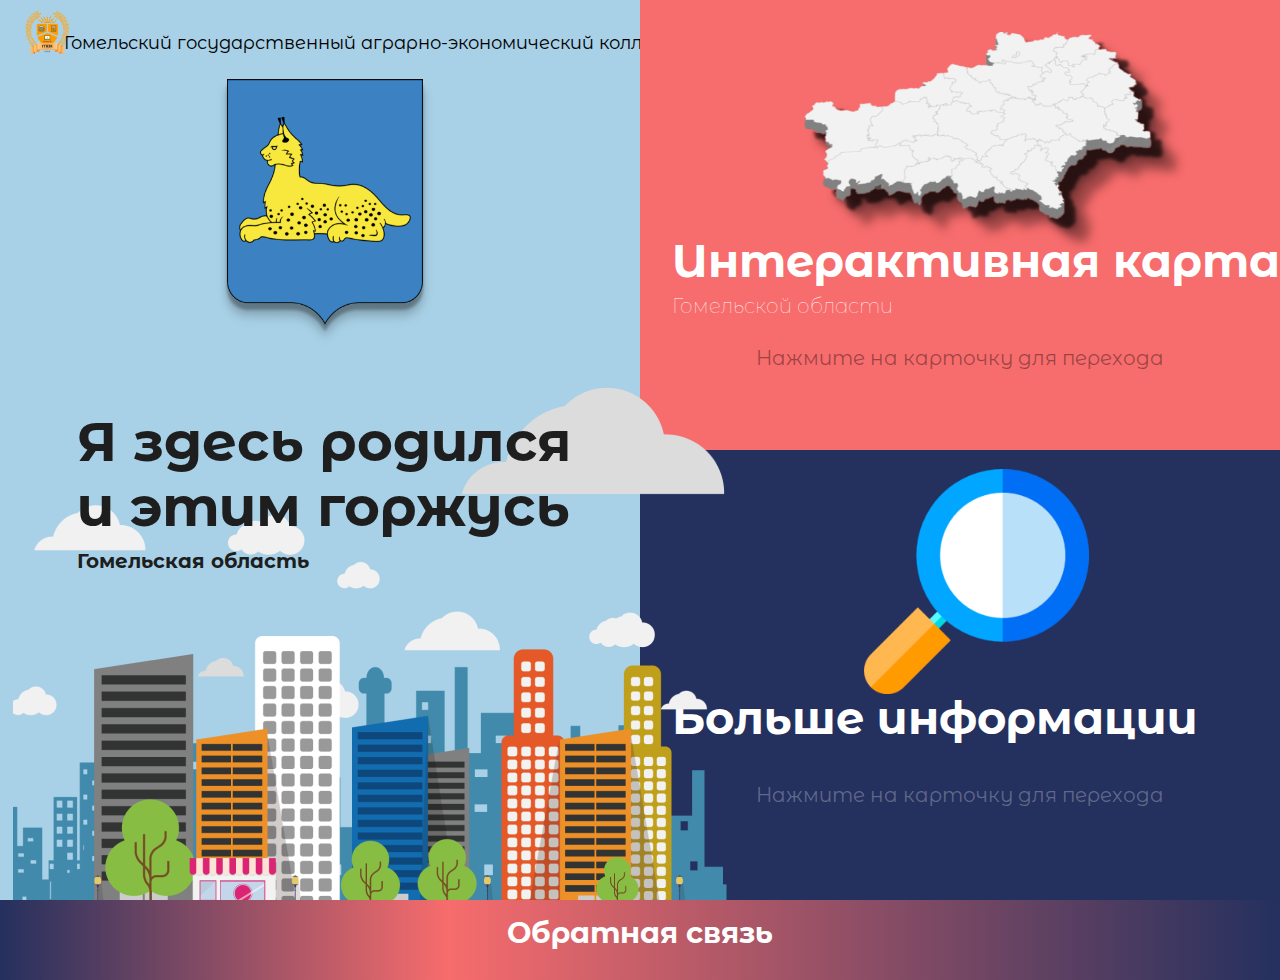
<file: index.html>
<!DOCTYPE html>
<html lang="en">
<head>
    <meta charset="UTF-8">
    <meta http-equiv="X-UA-Compatible" content="IE=edge">
    <meta name="viewport" content="width=device-width, initial-scale=1.0">
    <link rel="stylesheet" href="./css/style.css">
    <link rel="shortcut icon" href="./img/image-removebg.png" type="image/x-icon">
<link href="https://fonts.googleapis.com/css2?family=Montserrat+Alternates&display=swap" rel="stylesheet">
    <title>Gomel region</title>
</head>
<body>
    <div class="first-screen">
        <div class="first-screen__col">
            <img src="./img/Логотип ГГАЭК 1.png" alt="" class="logotype">
            <p class="text-logotype">Гомельский государственный аграрно-экономический колледж </p>
            <img src="./img/image-removebg.png" alt="" class="img-gerb">
            <img src="./img/bg.png" alt="" class="img-bg">
            <p class="text-title">Я здесь родился и этим горжусь</p>
            <p class="text-obl">Гомельская область</p>
        </div>
        <div class="first-screen__col first-screen__col-container">
                <div class="first-screen__col1">
                    <a href="./Map/index.html" style="text-decoration: none;">
                        <img src="./img/karta.png" alt="" class="img-map">
                        <p class="title-map">Интерактивная карта</p>
                        <p class="txt-map">Гомельской области</p>
                        <p class="text-map-href">Нажмите на карточку для перехода</p>
                    </a>
                </div>
                 <a href="./Information/index.html" style="text-decoration: none;">
                    <div class="first-screen__col1">
                        <img src="./img/search (1) 1.png" alt="" class="img-search">
                        <p class="title-map">Больше информации</p>
                        <p class="text-map-href" style="margin-top: 2%; color: rgba(255, 255, 255, 0.28);">Нажмите на карточку для перехода</p>
                    </div>
                </a>
        </div>
    </div>
    <a href="./Reviews/index.html" style="text-decoration: none;">
        <div class="block-reviews">
            <p class="text-reviews">Обратная связь</p>
        </div>
    </a>
</body>
</html>
</file>
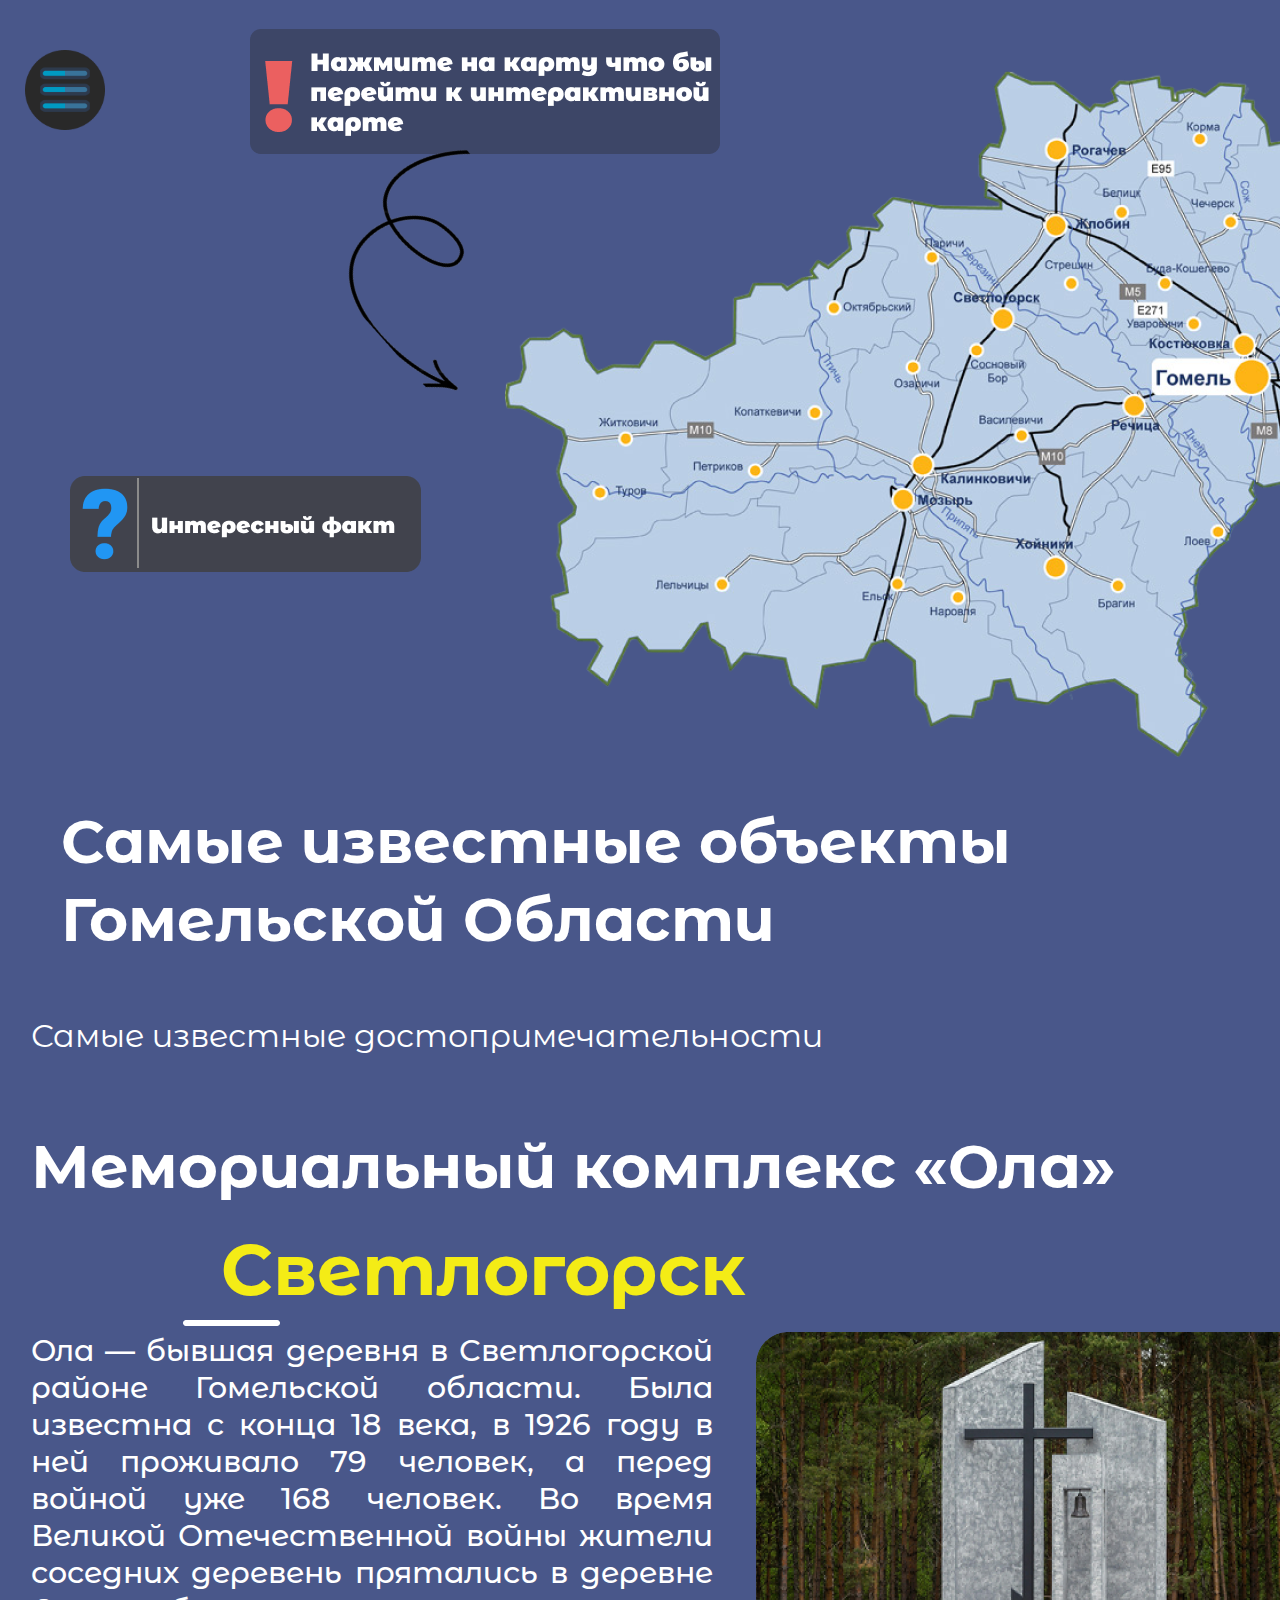
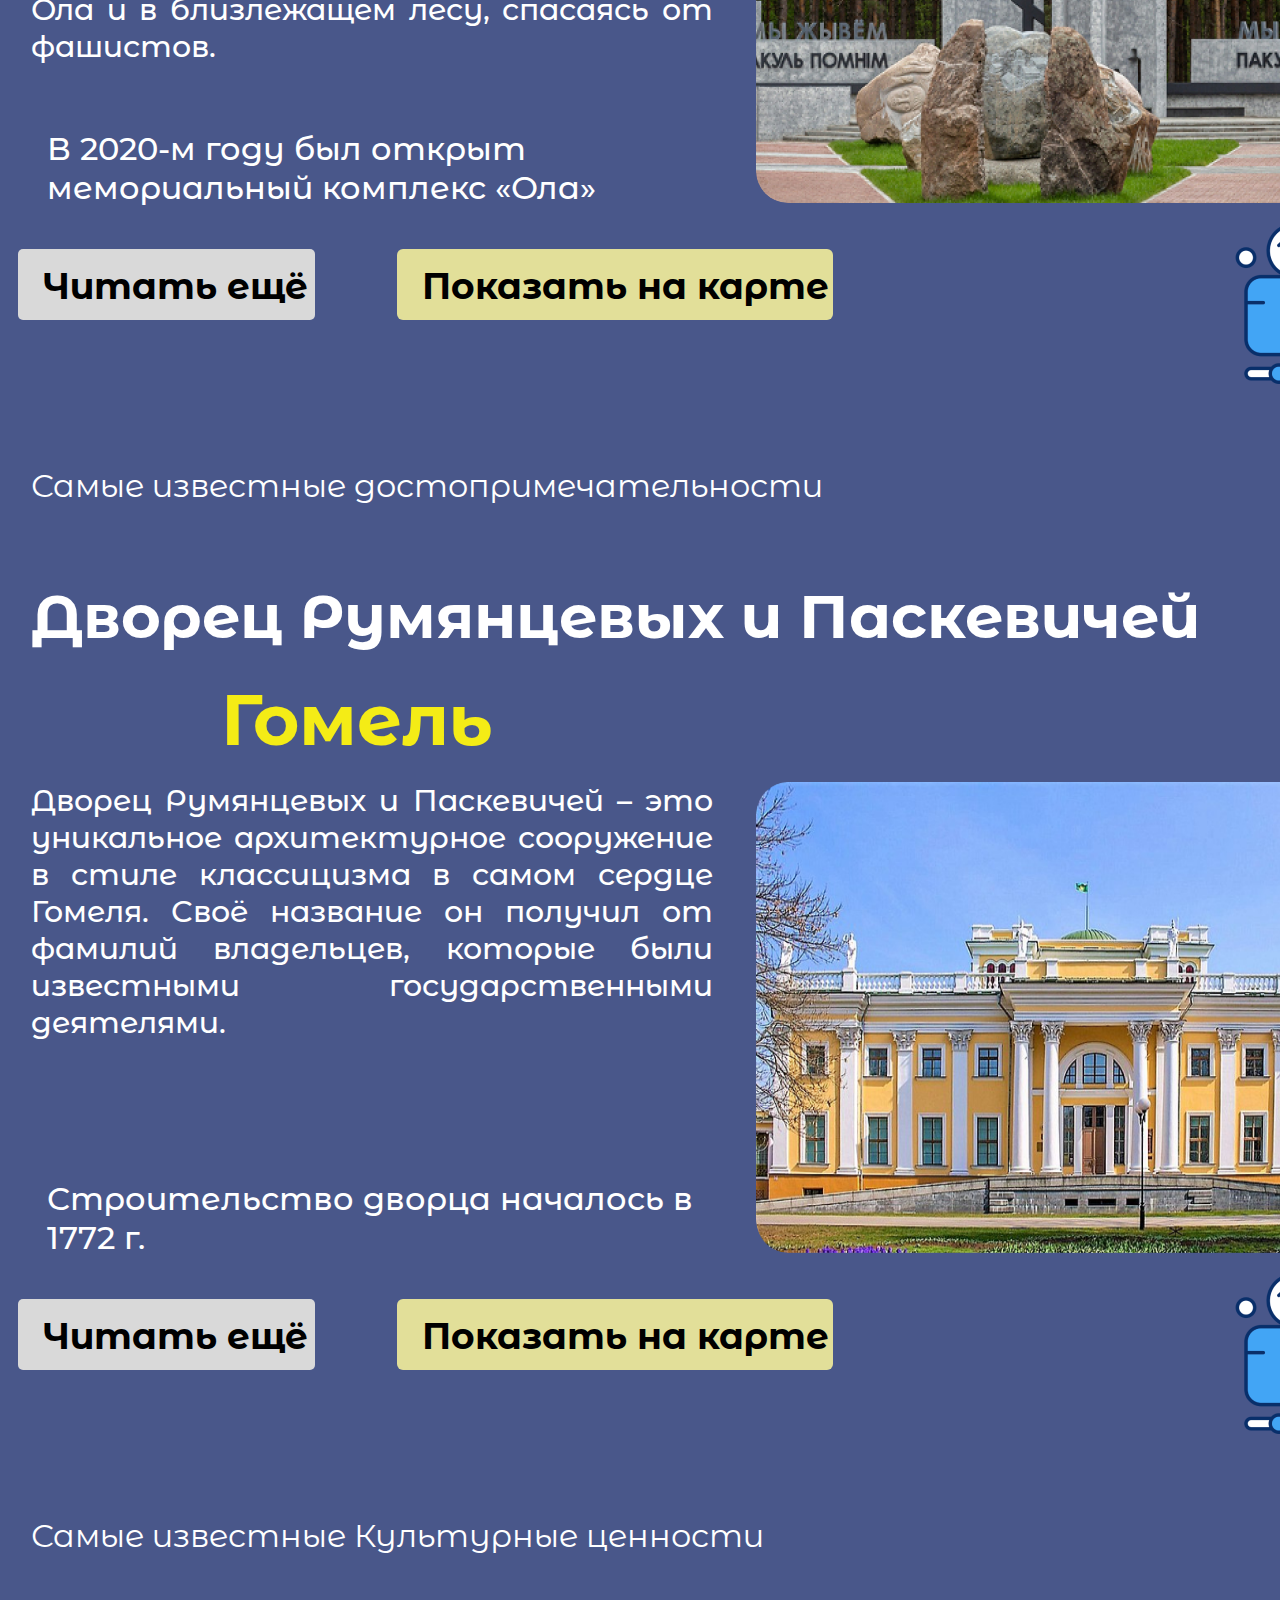
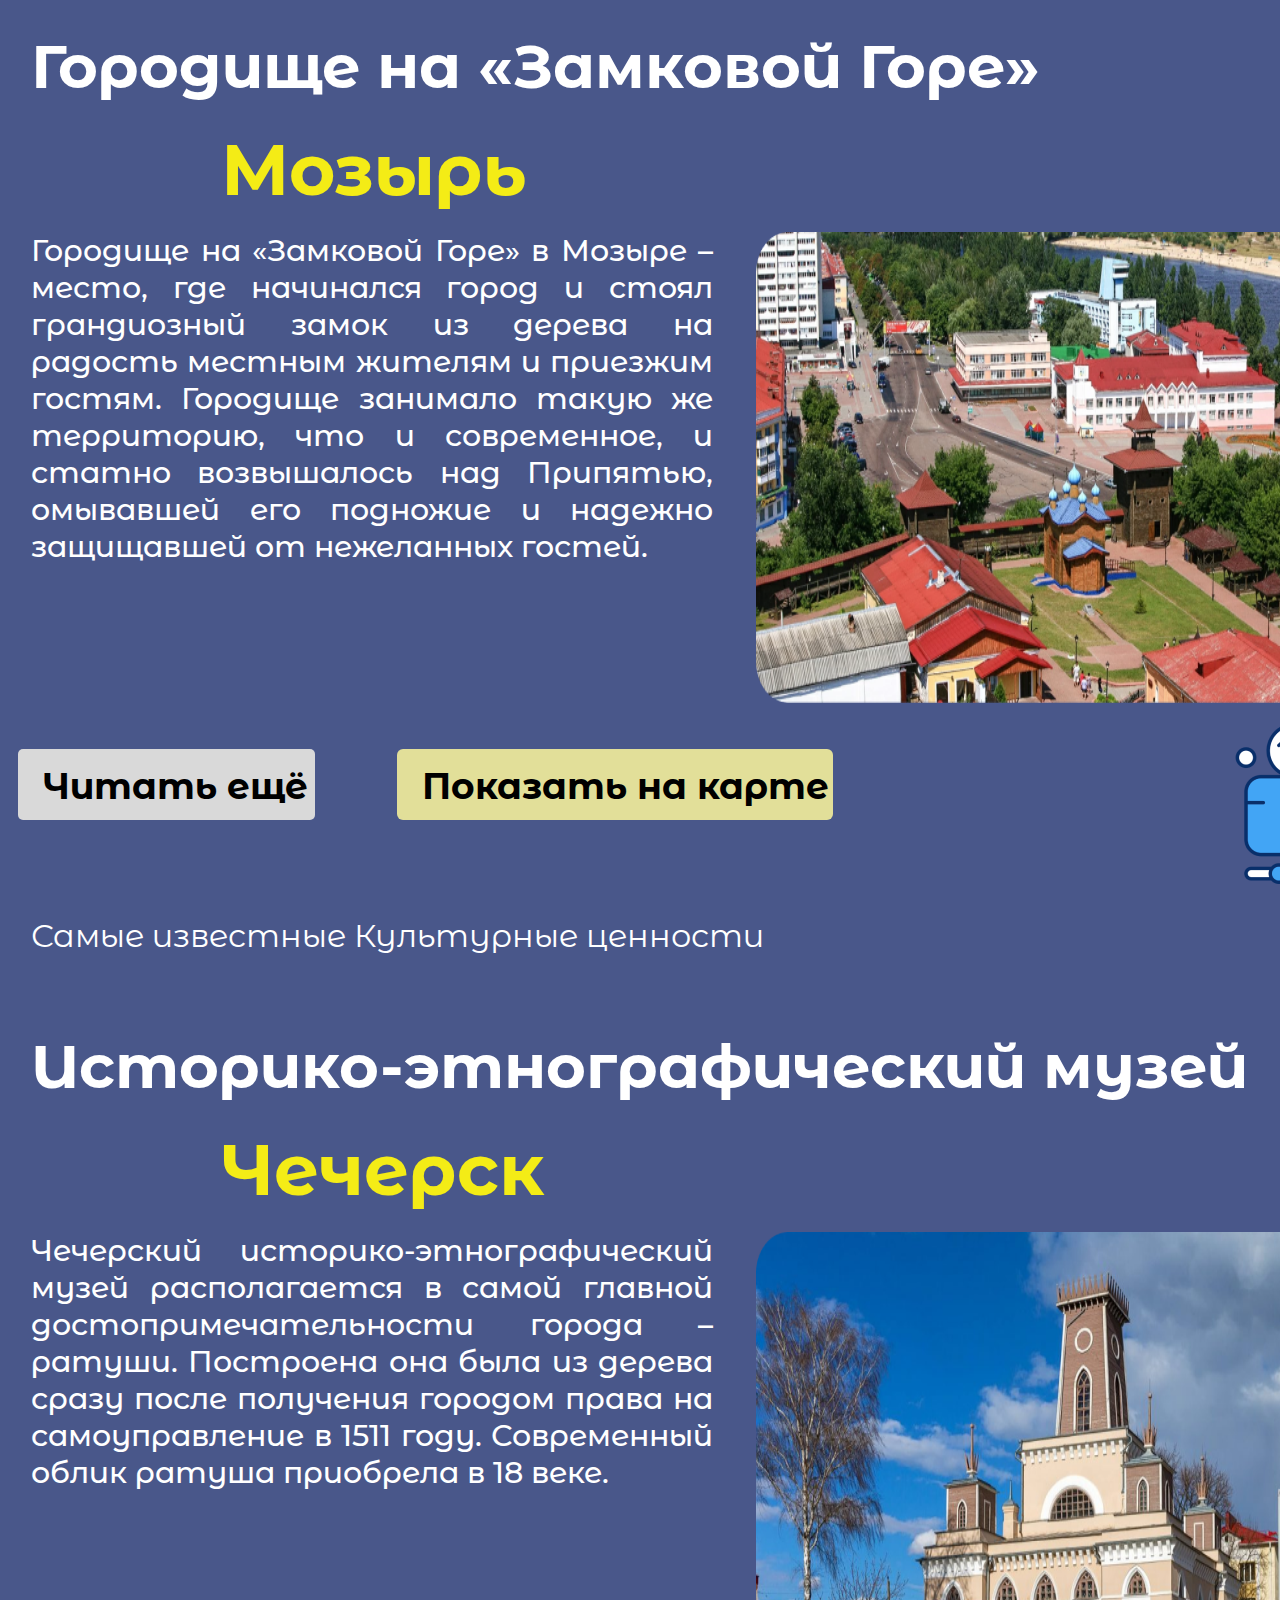
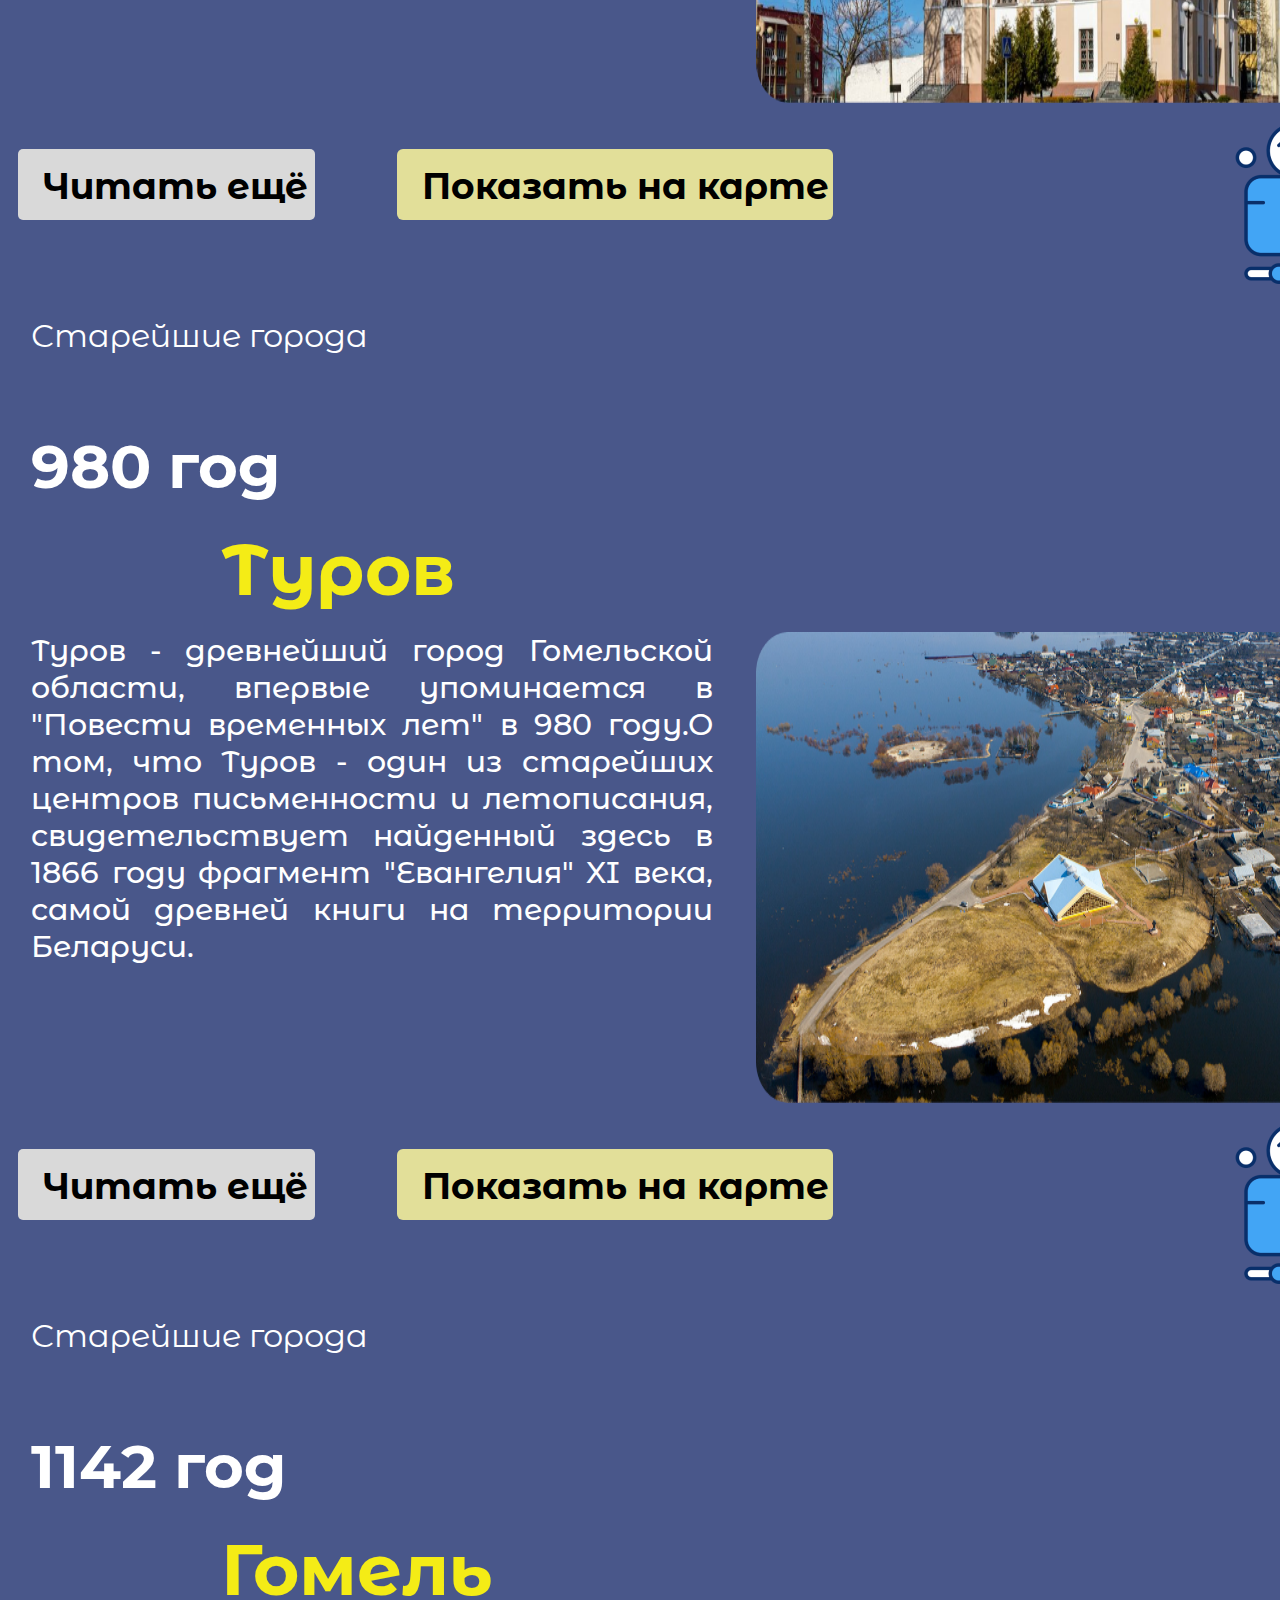
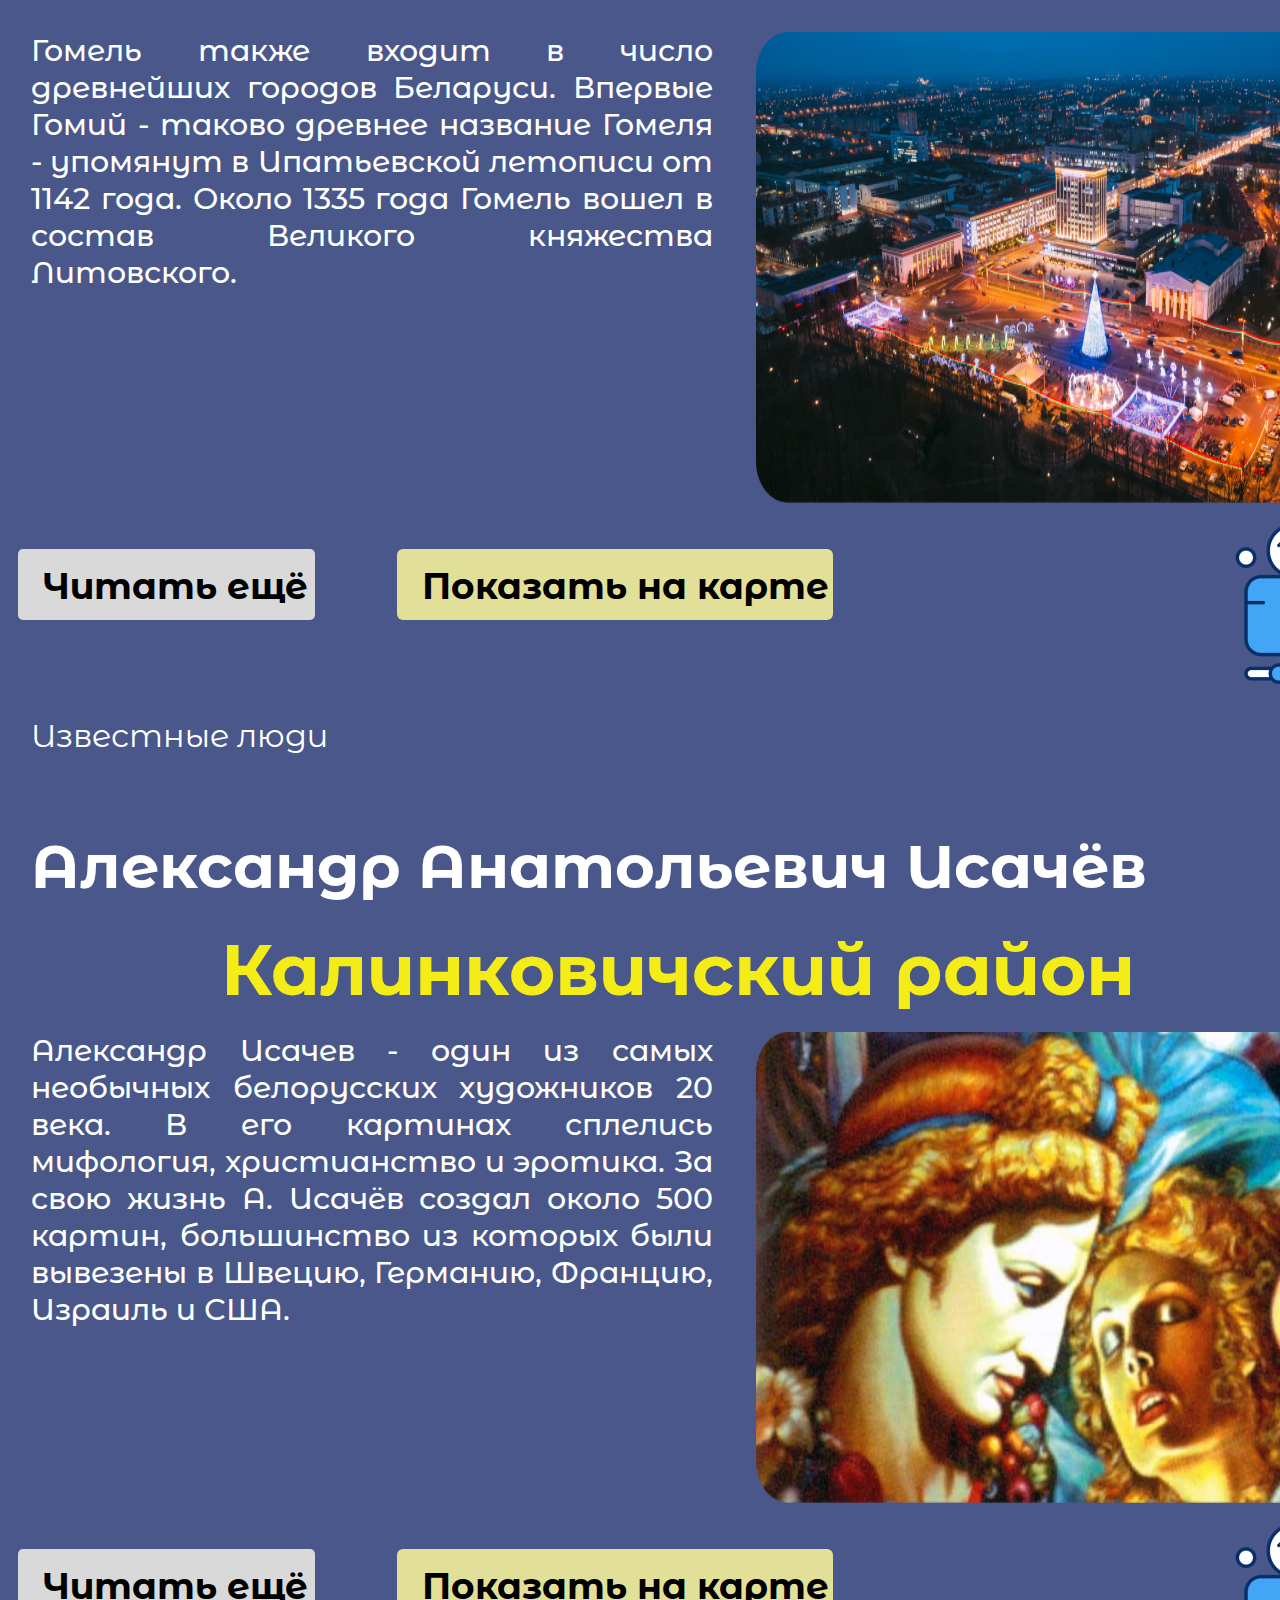
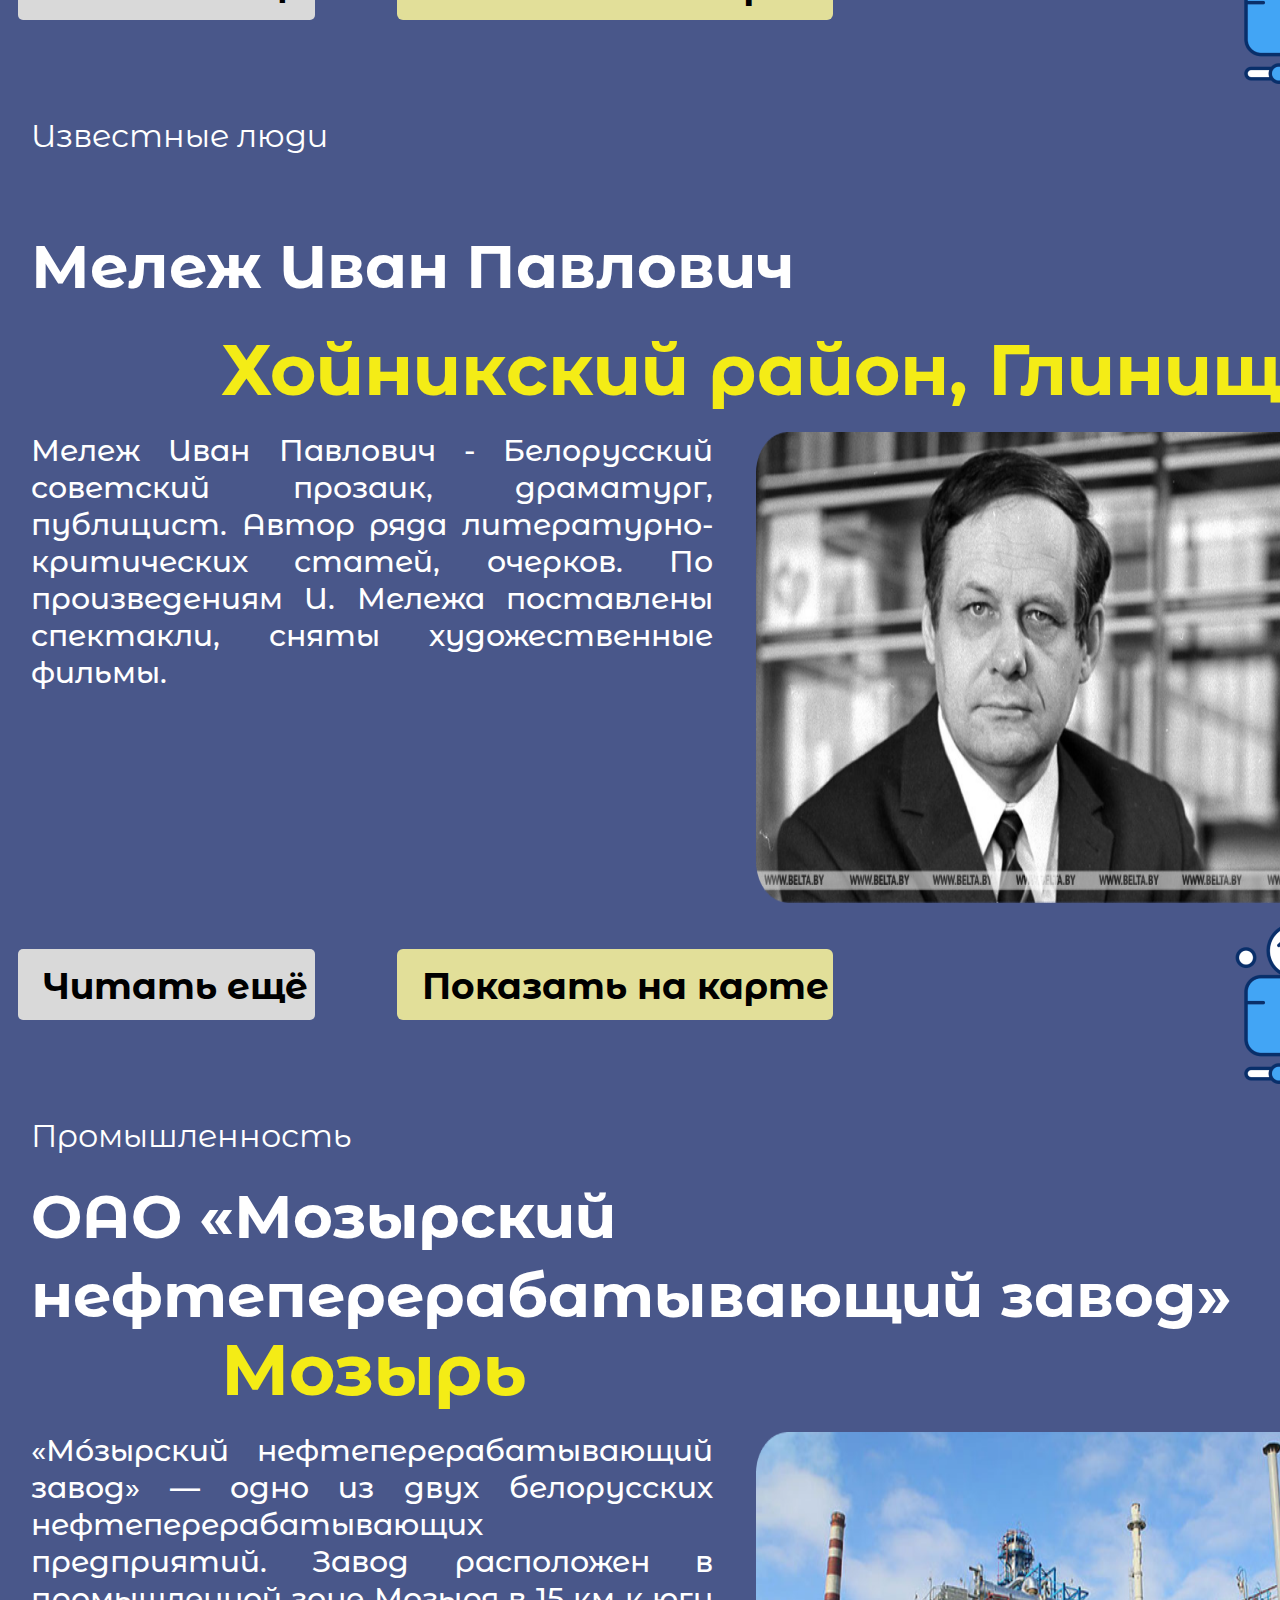
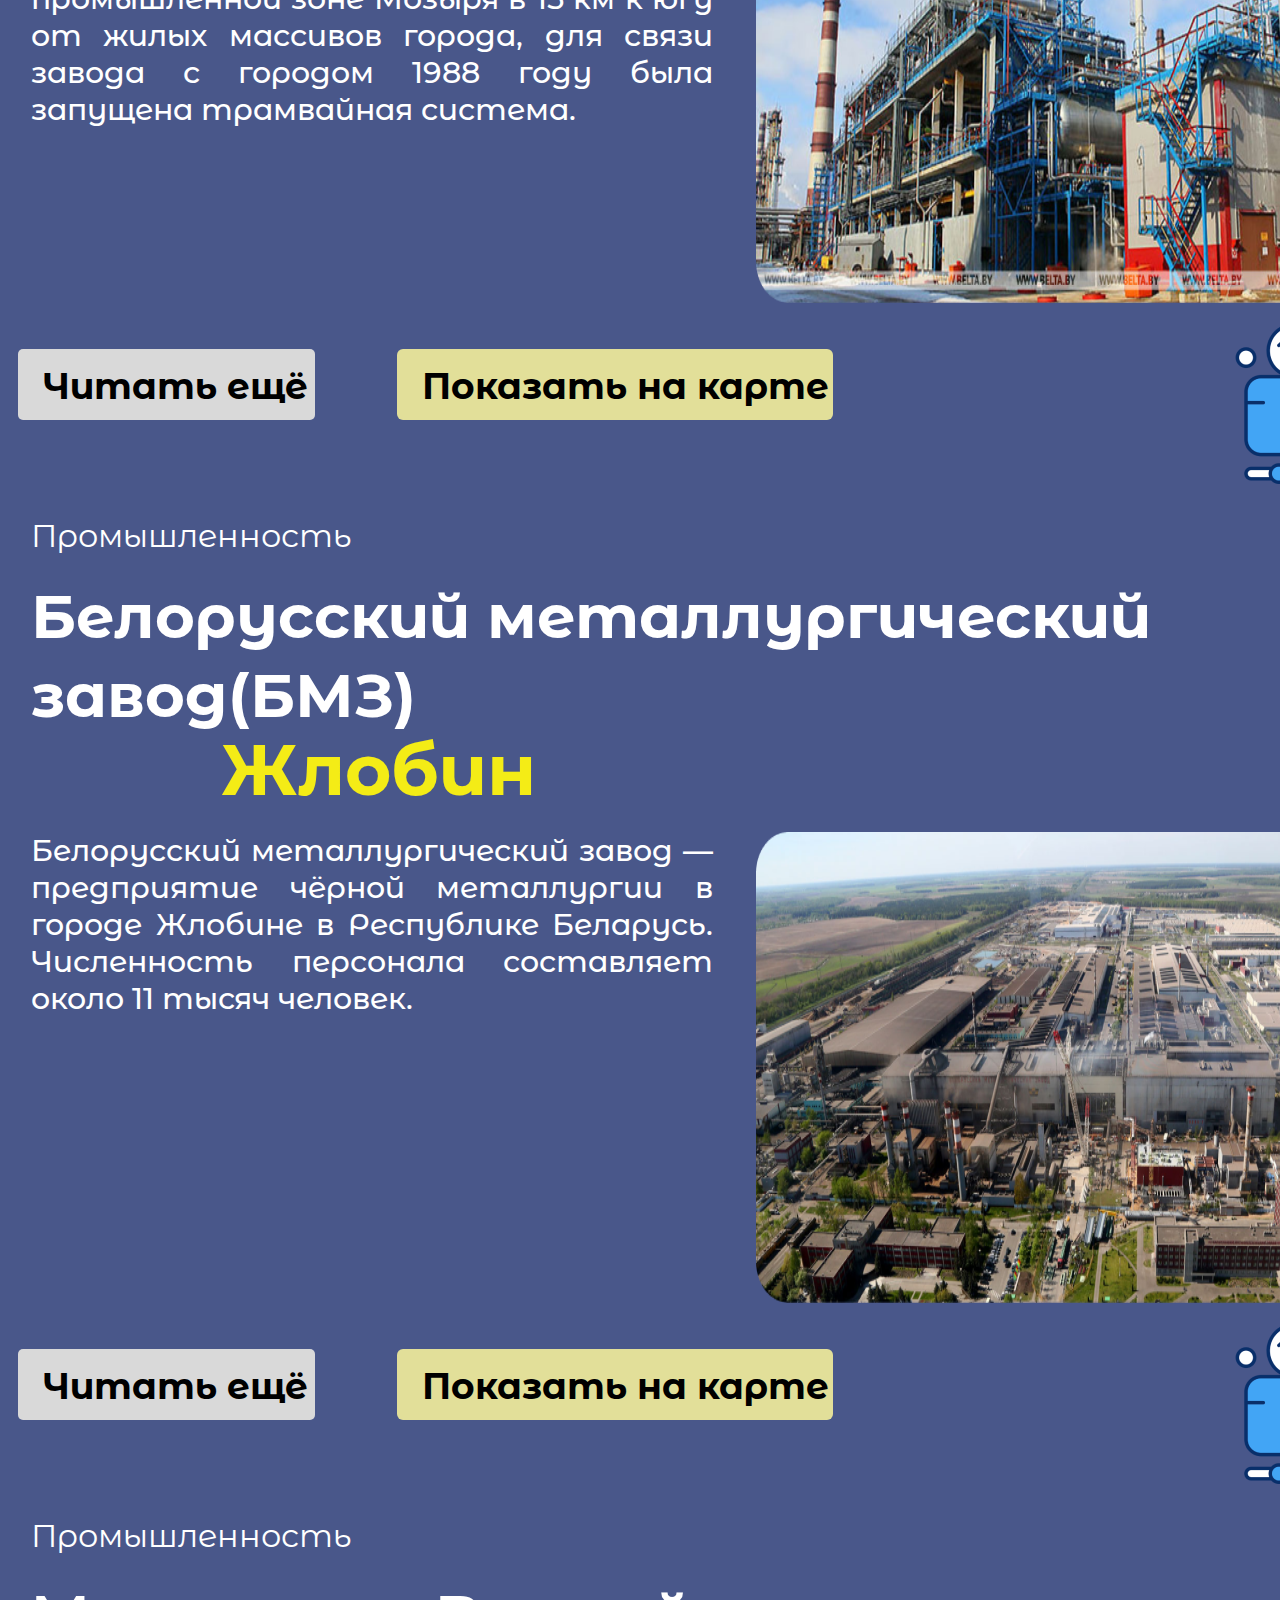
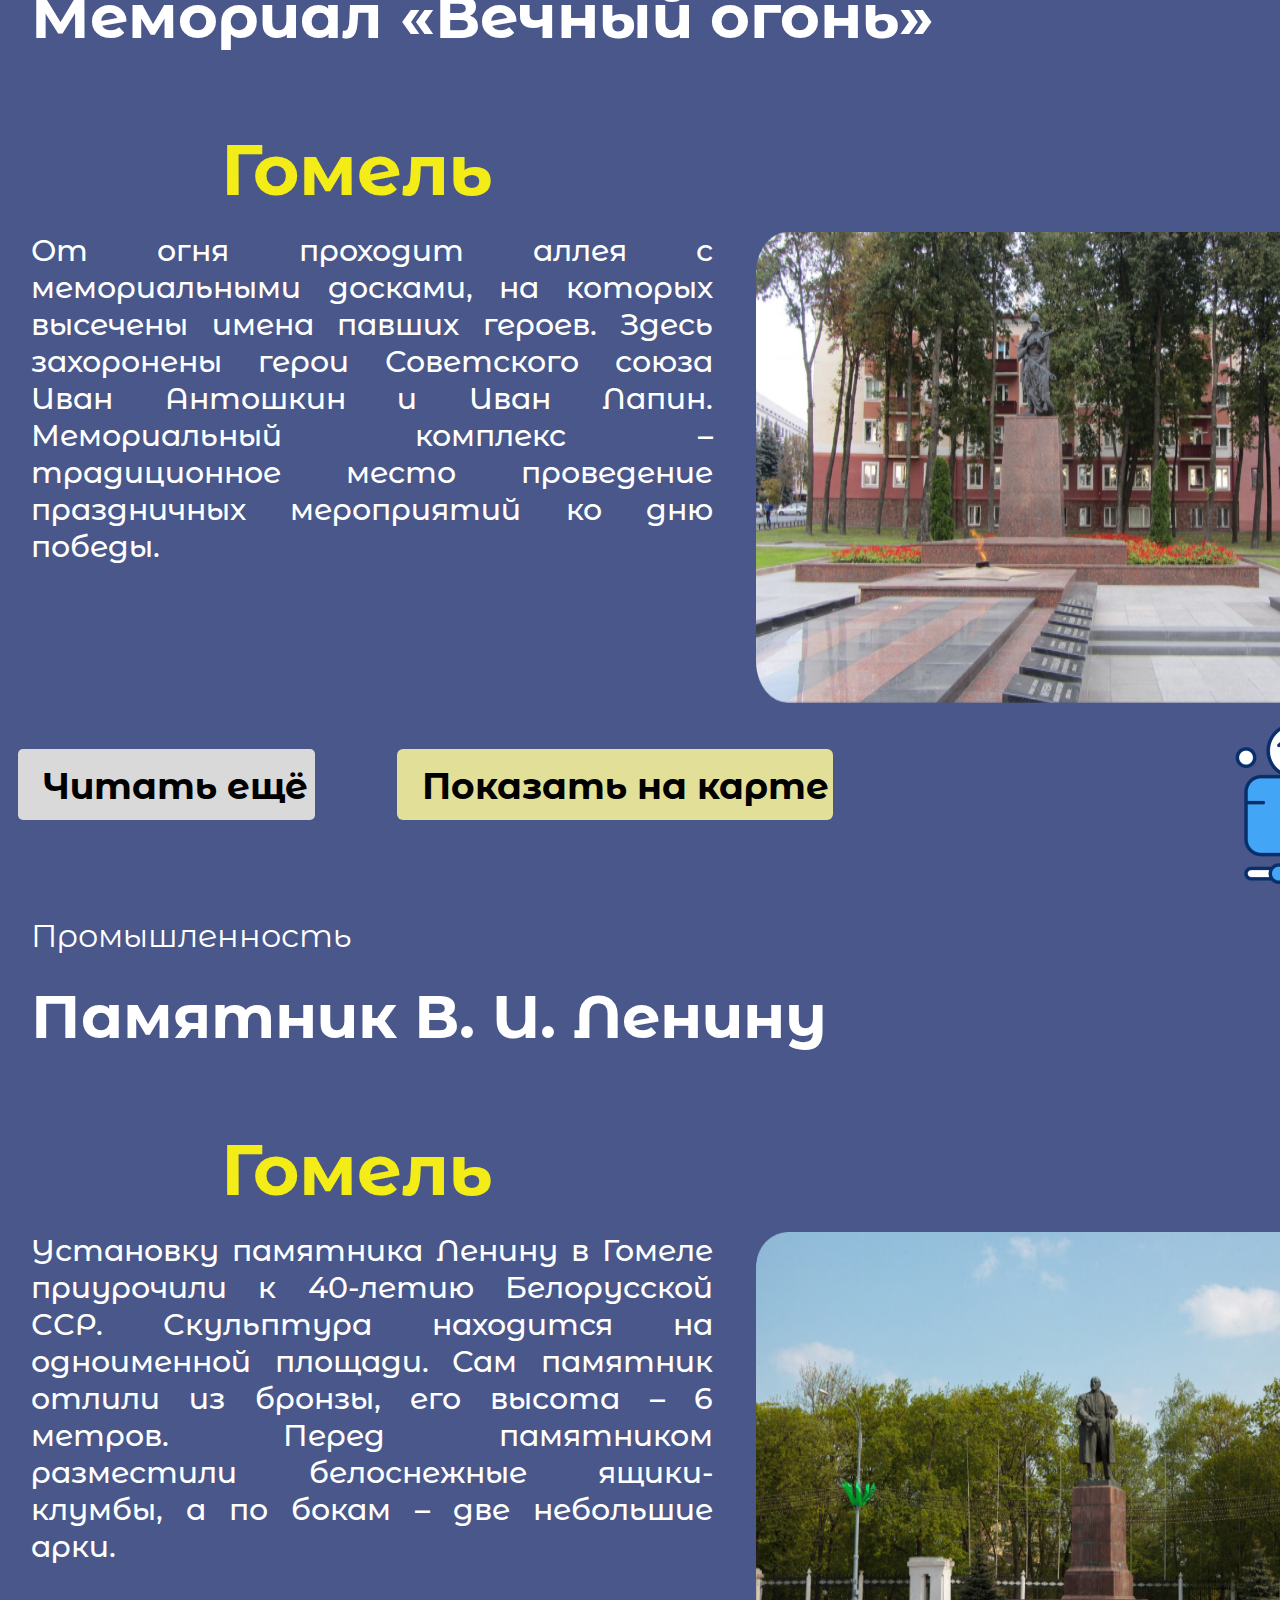
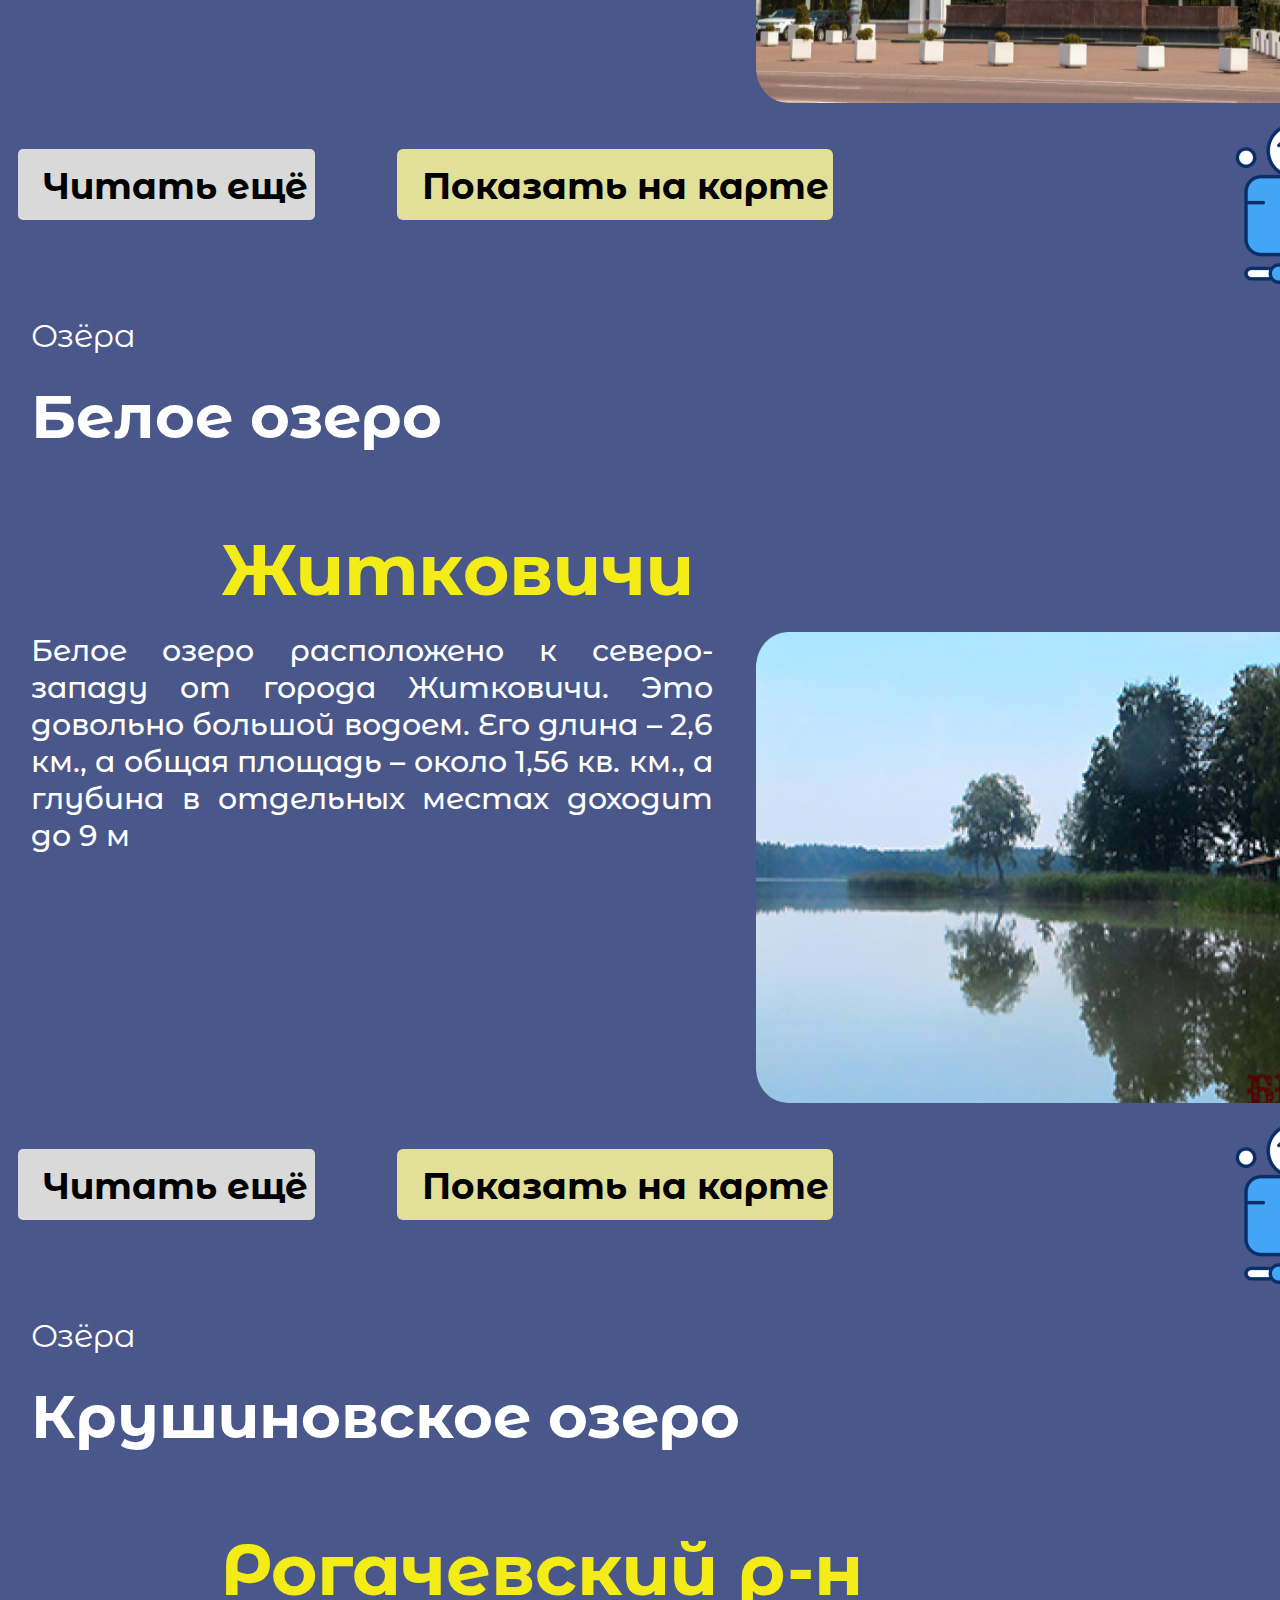
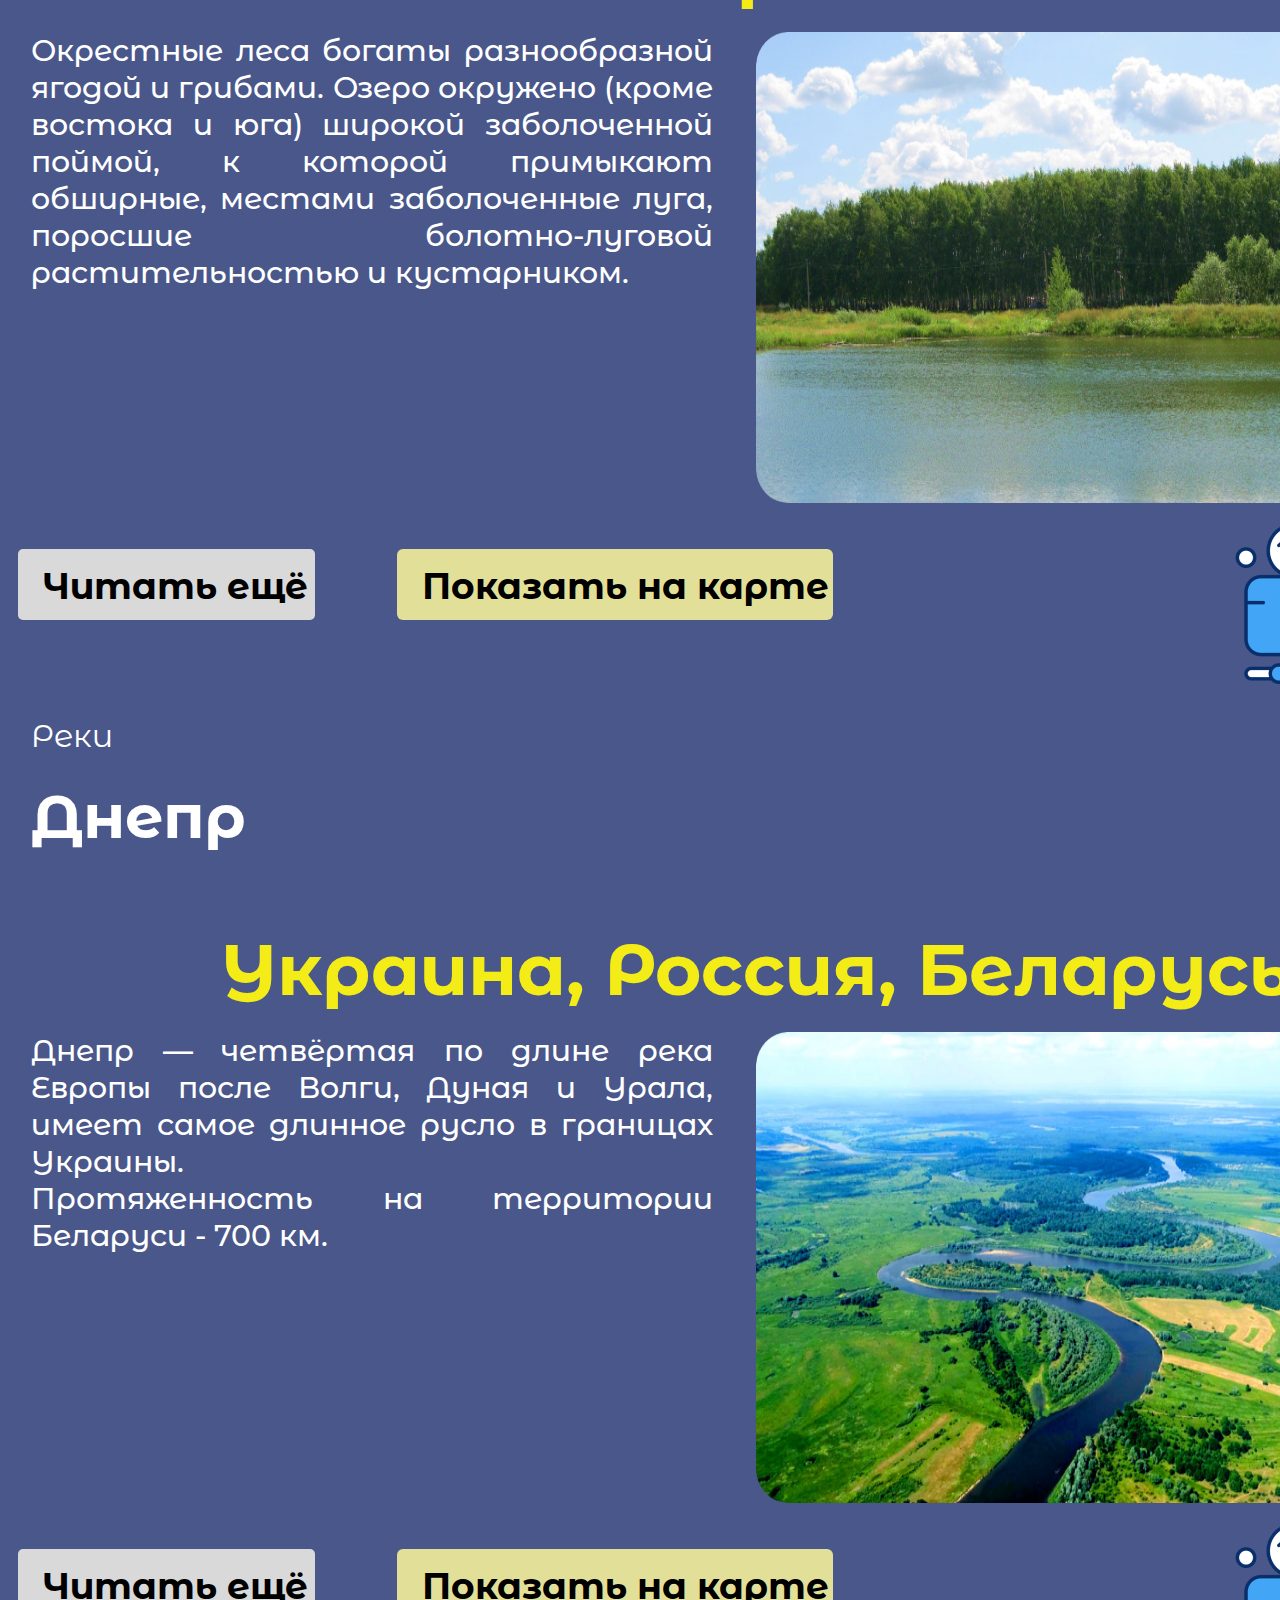
<file: Information/index.html>
<!DOCTYPE html>
<html lang="en">
<head>
    <meta charset="UTF-8">
    <meta http-equiv="X-UA-Compatible" content="IE=edge">
    <meta name="viewport" content="width=device-width, initial-scale=1.0">
    <link rel="stylesheet" href="./css/style.css">
    <link rel="shortcut icon" href="../img/image-removebg.png" type="image/x-icon">
<link href="https://fonts.googleapis.com/css2?family=Montserrat+Alternates&display=swap" rel="stylesheet">
    <title>Больше информациии</title>
</head>
<body>
    <script>
        alert('Для просмотра данной страницы на мобильном устройстве, рекомендуется уменьшить маштаб страницы!');
    </script>
    <div class="wrapper">
        <header>
            <div class="nav">
                <img src="./img/burger menu.png" alt="" class="burger-menu" id="burger-menu">
                <img src="./img/notice.png" alt="" class="notice">
                <img src="./img/image-removebg-preview (22) 1.png" alt="" class="preview">
                <a href="../Map/index.html">
                    <img src="./img/image-PhotoRoom 1.png" alt="" class="carta" onclick="alert('Вы перенаправитесь на другую страницу!')">
                </a>
                <img src="./img/Интересный факт.png" alt="" class="interes-fact" id="btn1">
            </div>
        </header>
        <main role="main">
           <p class="text-glav">Самые известные объекты
            Гомельской Области</p>
            <!-- Block 1 -->
            <div class="block-dost1">
                <p class="text-dost">Самые известные достопримечательности</p>
                <p class="text-name">Мемориальный комплекс «Ола»</p>
                <p class="gorod">Светлогорск</p>
                <img src="./img/Line 14.png" alt="" class="line">
                <p class="text-content"> Ола  — бывшая деревня в Светлогорской районе Гомельской области. Была известна с конца 18 века, в 1926 году в ней проживало 79 человек, а перед войной уже 168 человек. Во время Великой Отечественной войны жители соседних деревень прятались в деревне Ола и в близлежащем лесу, спасаясь от фашистов.</p>
                <img src="./img/КАРТИНКА.png" alt="" class="img-city">
                <p class="text-content2">В 2020-м году был открыт мемориальный комплекс «Ола»</p>
                <div class="btn1">
                    <p class="text-btn">Читать ещё</p>
                </div>
                <div class="btn2">
                    <p class="text-btn">Показать на карте</p>
                </div>
                <img src="./img/free-icon-player-3192228 1.png" alt="" class="player">
            </div>
            <!-- Block 2 -->
            <div class="block-dost2">
                <p class="text-dost">Самые известные достопримечательности</p>
                <p class="text-name">Дворец Румянцевых и Паскевичей</p>
                <p class="gorod">Гомель</p>
                <img src="./img/Line 14.png" alt="" class="line">
                <p class="text-content">Дворец Румянцевых и Паскевичей – это уникальное архитектурное сооружение в стиле классицизма в самом сердце Гомеля. Своё название он получил от фамилий владельцев, которые были известными государственными деятелями.</p>
                <img src="./img/image 5.png" alt="" class="img-city">
                <p class="text-content2">Строительство дворца началось в 1772 г.</p>
                <div class="btn1">
                    <p class="text-btn">Читать ещё</p>
                </div>
                <div class="btn2">
                    <p class="text-btn">Показать на карте</p>
                </div>
                <img src="./img/free-icon-player-3192228 1.png" alt="" class="player">
            </div>
            <!-- Block 3 -->
            <div class="block-dost3">
                <p class="text-dost">Самые известные Культурные ценности</p>
                <p class="text-name">Городище на «Замковой Горе»</p>
                <p class="gorod">Мозырь</p>
                <img src="./img/Line 14.png" alt="" class="line">
                <p class="text-content">Городище на «Замковой Горе» в Мозыре – место, где начинался город и стоял грандиозный замок из дерева на радость местным жителям и приезжим гостям. Городище занимало такую же территорию, что и современное, и статно возвышалось над Припятью, омывавшей его подножие и надежно защищавшей от нежеланных гостей.</p>
                <img src="./img/image 6.png" alt="" class="img-city">
                <!-- <p class="text-content2">Строительство дворца началось в 1772 г.</p> -->
                <div class="btn1">
                    <p class="text-btn">Читать ещё</p>
                </div>
                <div class="btn2">
                    <p class="text-btn">Показать на карте</p>
                </div>
                <img src="./img/free-icon-player-3192228 1.png" alt="" class="player">
            </div>
            <!-- Block 4 -->
            <div class="block-dost4">
                <p class="text-dost">Самые известные Культурные ценности</p>
                <p class="text-name">Историко-этнографический музей</p>
                <p class="gorod">Чечерск</p>
                <img src="./img/Line 14.png" alt="" class="line">
                <p class="text-content">Чечерский историко-этнографический музей располагается в самой главной достопримечательности города – ратуши. Построена она была из дерева сразу после получения городом права на самоуправление в 1511 году. Современный облик ратуша приобрела в 18 веке.</p>
                <img src="./img/image 6 (1).png" alt="" class="img-city">
                <!-- <p class="text-content2">Строительство дворца началось в 1772 г.</p> -->
                <div class="btn1">
                    <p class="text-btn">Читать ещё</p>
                </div>
                <div class="btn2">
                    <p class="text-btn">Показать на карте</p>
                </div>
                <img src="./img/free-icon-player-3192228 1.png" alt="" class="player">
            </div>
            <!-- Block 5 -->
            <div class="block-dost5">
                <p class="text-dost">Старейшие города</p>
                <p class="text-name">980 год</p>
                <p class="gorod">Туров</p>
                <p class="text-content">Туров - древнейший город Гомельской области, впервые упоминается в "Повести временных лет" в 980 году.О том, что Туров - один из старейших центров письменности и летописания, свидетельствует найденный здесь в 1866 году фрагмент "Евангелия" XI века, самой древней книги на территории Беларуси.</p>
                <img src="./img/image 6 (2).png" alt="" class="img-city">
                <!-- <p class="text-content2">Строительство дворца началось в 1772 г.</p> -->
                <div class="btn1">
                    <p class="text-btn">Читать ещё</p>
                </div>
                <div class="btn2">
                    <p class="text-btn">Показать на карте</p>
                </div>
                <img src="./img/free-icon-player-3192228 1.png" alt="" class="player">
            </div>
            <!-- Block 6 -->
            <div class="block-dost6">
                <p class="text-dost">Старейшие города</p>
                <p class="text-name">1142 год</p>
                <p class="gorod">Гомель</p>
                <p class="text-content">Гомель также входит в число древнейших городов Беларуси. Впервые Гомий - таково древнее название Гомеля - упомянут в Ипатьевской летописи от 1142 года. Около 1335 года Гомель вошел в состав Великого княжества Литовского. </p>
                <img src="./img/image 6 (3).png" alt="" class="img-city">
                <!-- <p class="text-content2">В результате аварии на Чернобыльской АЭС серьезно пострадали 13 районов Гомельской области. </p> -->
                <div class="btn1">
                    <p class="text-btn">Читать ещё</p>
                </div>
                <div class="btn2">
                    <p class="text-btn">Показать на карте</p>
                </div>
                <img src="./img/free-icon-player-3192228 1.png" alt="" class="player">
            </div>
            <!-- Block 7 -->
            <div class="block-dost7">
                <p class="text-dost">Известные люди</p>
                <p class="text-name">Александр Анатольевич Исачёв</p>
                <p class="gorod">Калинковичский район</p>
                <p class="text-content">Александр Исачев - один из самых необычных белорусских художников 20 века. В его картинах сплелись мифология, христианство и эротика. За свою жизнь А. Исачёв создал около 500 картин, большинство из которых были вывезены в Швецию, Германию, Францию, Израиль и США.</p>
                <img src="./img/image 6 (4).png" alt="" class="img-city">
                <!-- <p class="text-content2">В результате аварии на Чернобыльской АЭС серьезно пострадали 13 районов Гомельской области. </p> -->
                <div class="btn1">
                    <p class="text-btn">Читать ещё</p>
                </div>
                <div class="btn2">
                    <p class="text-btn">Показать на карте</p>
                </div>
                <img src="./img/free-icon-player-3192228 1.png" alt="" class="player">
            </div>
            <!-- Block 8 -->
            <div class="block-dost8">
                <p class="text-dost">Известные люди</p>
                <p class="text-name">Мележ Иван Павлович</p>
                <p class="gorod">Хойникский район, Глинище</p>
                <p class="text-content">Мележ Иван Павлович - Белорусский советский прозаик, драматург, публицист. Автор ряда литературно-критических статей, очерков. По произведениям И. Мележа поставлены спектакли, сняты художественные фильмы.</p>
                <img src="./img/image 6 (5).png" alt="" class="img-city">
                <!-- <p class="text-content2">В результате аварии на Чернобыльской АЭС серьезно пострадали 13 районов Гомельской области. </p> -->
                <div class="btn1">
                    <p class="text-btn">Читать ещё</p>
                </div>
                <div class="btn2">
                    <p class="text-btn">Показать на карте</p>
                </div>
                <img src="./img/free-icon-player-3192228 1.png" alt="" class="player">
            </div>
            <!-- Block 9 -->
            <div class="block-dost9">
                <p class="text-dost">Промышленность</p>
                <p class="text-name" style="margin-top:-50px;">ОАО «Мозырский нефтеперерабатывающий завод»</p>
                <p class="gorod">Мозырь</p>
                <p class="text-content">«Мо́зырский нефтеперерабатывающий завод»  — одно из двух белорусских нефтеперерабатывающих предприятий. Завод расположен в промышленной зоне Мозыря в 15 км к югу от жилых массивов города, для связи завода с городом 1988 году была запущена трамвайная система.</p>
                <img src="./img/image 6 (6).png" alt="" class="img-city">
                <!-- <p class="text-content2">В результате аварии на Чернобыльской АЭС серьезно пострадали 13 районов Гомельской области. </p> -->
                <div class="btn1">
                    <p class="text-btn">Читать ещё</p>
                </div>
                <div class="btn2">
                    <p class="text-btn">Показать на карте</p>
                </div>
                <img src="./img/free-icon-player-3192228 1.png" alt="" class="player">
            </div>
            <!-- Block 10 -->
            <div class="block-dost10">
                <p class="text-dost">Промышленность</p>
                <p class="text-name" style="margin-top:-50px;">Белорусский металлургический завод(БМЗ)</p>
                <p class="gorod">Жлобин</p>
                <p class="text-content">Белорусский металлургический завод — предприятие чёрной металлургии в городе Жлобине в Республике Беларусь. Численность персонала составляет около 11 тысяч человек. </p>
                <img src="./img/image 6 (7).png" alt="" class="img-city">
                <!-- <p class="text-content2">В результате аварии на Чернобыльской АЭС серьезно пострадали 13 районов Гомельской области. </p> -->
                <div class="btn1">
                    <p class="text-btn">Читать ещё</p>
                </div>
                <div class="btn2">
                    <p class="text-btn">Показать на карте</p>
                </div>
                <img src="./img/free-icon-player-3192228 1.png" alt="" class="player">
            </div>
            <!-- Block 11    -->
            <div class="block-dost11">
                <p class="text-dost">Промышленность</p>
                <p class="text-name" style="margin-top:-50px;">Мемориал «Вечный огонь»</p>
                <p class="gorod">Гомель</p>
                <p class="text-content">От огня проходит аллея с мемориальными досками, на которых высечены имена павших героев. Здесь захоронены герои Советского союза Иван Антошкин и Иван Лапин. Мемориальный комплекс – традиционное место проведение праздничных мероприятий ко дню победы.</p>
                <img src="./img/image 6 (8).png" alt="" class="img-city">
                <!-- <p class="text-content2">В результате аварии на Чернобыльской АЭС серьезно пострадали 13 районов Гомельской области. </p> -->
                <div class="btn1">
                    <p class="text-btn">Читать ещё</p>
                </div>
                <div class="btn2">
                    <p class="text-btn">Показать на карте</p>
                </div>
                <img src="./img/free-icon-player-3192228 1.png" alt="" class="player">
            </div>
            <!-- Block 12 -->
            <div class="block-dost12">
                <p class="text-dost">Промышленность</p>
                <p class="text-name" style="margin-top:-50px;">Памятник В. И. Ленину</p>
                <p class="gorod">Гомель</p>
                <p class="text-content">Установку памятника Ленину в Гомеле приурочили к 40-летию Белорусской ССР. Скульптура находится на одноименной площади.
                    Сам памятник отлили из бронзы, его высота – 6 метров. Перед памятником разместили белоснежные ящики-клумбы, а по бокам – две небольшие арки.</p>
                <img src="./img/image 6 (9).png" alt="" class="img-city">
                <!-- <p class="text-content2">В результате аварии на Чернобыльской АЭС серьезно пострадали 13 районов Гомельской области. </p> -->
                <div class="btn1">
                    <p class="text-btn">Читать ещё</p>
                </div>
                <div class="btn2">
                    <p class="text-btn">Показать на карте</p>
                </div>
                <img src="./img/free-icon-player-3192228 1.png" alt="" class="player">
            </div>
            <!-- Block 13 -->
            <div class="block-dost13">
                <p class="text-dost">Озёра</p>
                <p class="text-name" style="margin-top:-50px;">Белое озеро </p>
                <p class="gorod">Житковичи</p>
                <p class="text-content">Белое озеро расположено к северо-западу от города Житковичи. Это довольно большой водоем. Его длина – 2,6 км., а общая площадь – около 1,56 кв. км., а глубина в отдельных местах доходит до 9 м</p>
                <img src="./img/image 6 (10).png" alt="" class="img-city">
                <!-- <p class="text-content2">В результате аварии на Чернобыльской АЭС серьезно пострадали 13 районов Гомельской области. </p> -->
                <div class="btn1">
                    <p class="text-btn">Читать ещё</p>
                </div>
                <div class="btn2">
                    <p class="text-btn">Показать на карте</p>
                </div>
                <img src="./img/free-icon-player-3192228 1.png" alt="" class="player">
            </div>
            <!-- Block 14 -->
            <div class="block-dost14">
                <p class="text-dost">Озёра</p>
                <p class="text-name" style="margin-top:-50px;">Крушиновское озеро</p>
                <p class="gorod">Рогачевский р-н</p>
                <p class="text-content">Окрестные леса богаты разнообразной ягодой и грибами. Озеро окружено (кроме востока и юга) широкой заболоченной поймой, к которой примыкают обширные, местами заболоченные луга, поросшие болотно-луговой растительностью и кустарником.</p>
                <img src="./img/image 6 (11).png" alt="" class="img-city">
                <!-- <p class="text-content2">В результате аварии на Чернобыльской АЭС серьезно пострадали 13 районов Гомельской области. </p> -->
                <div class="btn1">
                    <p class="text-btn">Читать ещё</p>
                </div>
                <div class="btn2">
                    <p class="text-btn">Показать на карте</p>
                </div>
                <img src="./img/free-icon-player-3192228 1.png" alt="" class="player">
            </div>
            <!-- Block 15 -->
            <div class="block-dost15">
                <p class="text-dost">Реки</p>
                <p class="text-name" style="margin-top:-50px;">Днепр</p>
                <p class="gorod">Украина, Россия, Беларусь</p>
                <p class="text-content">Днепр — четвёртая по длине река Европы после Волги, Дуная и Урала, имеет самое длинное русло в границах Украины.

<br>
                    Протяженность на территории Беларуси - 700 км.</p>
                <img src="./img/image 6 (12).png" alt="" class="img-city">
                <!-- <p class="text-content2">В результате аварии на Чернобыльской АЭС серьезно пострадали 13 районов Гомельской области. </p> -->
                <div class="btn1">
                    <p class="text-btn">Читать ещё</p>
                </div>
                <div class="btn2">
                    <p class="text-btn">Показать на карте</p>
                </div>
                <img src="./img/free-icon-player-3192228 1.png" alt="" class="player">
            </div>
             <!-- Block 16 -->
             <div class="block-dost16">
                <p class="text-dost">Реки</p>
                <p class="text-name" style="margin-top:-50px;">Припять</p>
                <p class="gorod">Украина, Беларусь</p>
                <p class="text-content">При́пять  - Крупнейший по площади бассейна, длине и водности правый приток Днепра, впадает в Киевское водохранилище.
                    <br>
                    Длина реки Припять составляет 761 км, из которых на территорию Беларуси приходится 500 км.</p>
                <img src="./img/image 6 (13).png" alt="" class="img-city">
                <!-- <p class="text-content2">В результате аварии на Чернобыльской АЭС серьезно пострадали 13 районов Гомельской области. </p> -->
                <div class="btn1">
                    <p class="text-btn">Читать ещё</p>
                </div>
                <div class="btn2">
                    <p class="text-btn">Показать на карте</p>
                </div>
                <img src="./img/free-icon-player-3192228 1.png" alt="" class="player">
            </div>
            <div class="block-modal" id="block-modal">
                <img src="./img/close (1) 2.png" alt="" class="close-modal" id="close-modal">
                <p class="text-modal">Интересный факт о Гомельской области</p>
                <img src="./img/critical 1.png" alt="" class="critical">
                <p class="content-modal">Знаете ли вы? <br>
                    Единственный в Беларуси фарфоровый завод работает в Добруше</p>
                    <iframe width="356" height="238" src="https://www.youtube.com/embed/ZaIaknnPD1U" title="Знаете ли вы?  Единственный в Беларуси фарфоровый завод работает в Добруше" frameborder="0" allow="accelerometer; autoplay; clipboard-write; encrypted-media; gyroscope; picture-in-picture; web-share" allowfullscreen></iframe>
            </div>
            <div class="block-burger" id="block-burger">
                <img src="./img/close (1) 2.png" alt="" class="close-modal2" id="close-modal2">
                <button class="button1 button" id="button1">Энергетика</button>
                <button class="button2 button" id="button2">Достопримичательности</button>
                <button class="button3 button" id="button3">Культурные ценности</button>
                <button class="button4 button" id="button4">Старейшие города</button>
                <button class="button5 button" id="button5">Знаменитые люди</button>
                <button class="button6 button" id="button6">Промышленность</button>
                <button class="button8 button" id="button8">Реки</button>
                <button class="button9 button" id="button9">Озёра</button>
                <a href="/index.html"><button class="button10 button" id="button10">На главную</button>                </a>

            </div>
        </main>
    </div>
    <script>
        const closeMod = document.getElementById('close-modal');
        const blockMod = document.getElementById('block-modal');
        const btn = document.getElementById('btn1');
        btn.addEventListener('click',function(){
            blockMod.classList.toggle('active');
        })
        closeMod.addEventListener('click',function(){
            blockMod.classList.remove('active');
        })

        const burgerMenu = document.getElementById('burger-menu');
        const closeMod1 = document.getElementById('close-modal2');
        const blockBurger = document.getElementById('block-burger');
        burgerMenu.addEventListener('click',function(){
            blockBurger.classList.toggle('active2');
        })
        closeMod1.addEventListener('click',function(){
            blockBurger.classList.remove('active2');
        })
        
        const btn1 = document.getElementById('button2')
        btn1.addEventListener('click',function(){
            window.scrollTo({
            top:1100,
            left:0,
            behavior:'smooth',
             })
            blockBurger.classList.remove('active2');
        })
        const btn2 = document.getElementById('button3')
        btn2.addEventListener('click',function(){
            window.scrollTo({
            top:3200,
            left:0,
            behavior:'smooth',
             })
            blockBurger.classList.remove('active2');
        })
        const btn3 = document.getElementById('button4')
        btn3.addEventListener('click',function(){
            window.scrollTo({
            top:5200,
            left:0,
            behavior:'smooth',
             })
            blockBurger.classList.remove('active2');
        })
        const btn4 = document.getElementById('button5')
        btn4.addEventListener('click',function(){
            window.scrollTo({
            top:7200,
            left:0,
            behavior:'smooth',
             })
            blockBurger.classList.remove('active2');
        })
        const btn5 = document.getElementById('button6')
        btn5.addEventListener('click',function(){
            window.scrollTo({
            top:9150,
            left:0,
            behavior:'smooth',
             })
            blockBurger.classList.remove('active2');
        })
        const btn6 = document.getElementById('button9')
        btn6.addEventListener('click',function(){
            window.scrollTo({
            top:13190,
            left:0,
            behavior:'smooth',
             })
            blockBurger.classList.remove('active2');
        })
        const btn7 = document.getElementById('button8')
        btn7.addEventListener('click',function(){
            window.scrollTo({
            top:15190,
            left:0,
            behavior:'smooth',
             })
            blockBurger.classList.remove('active2');
        })
    </script>
</body>
</html>
</file>
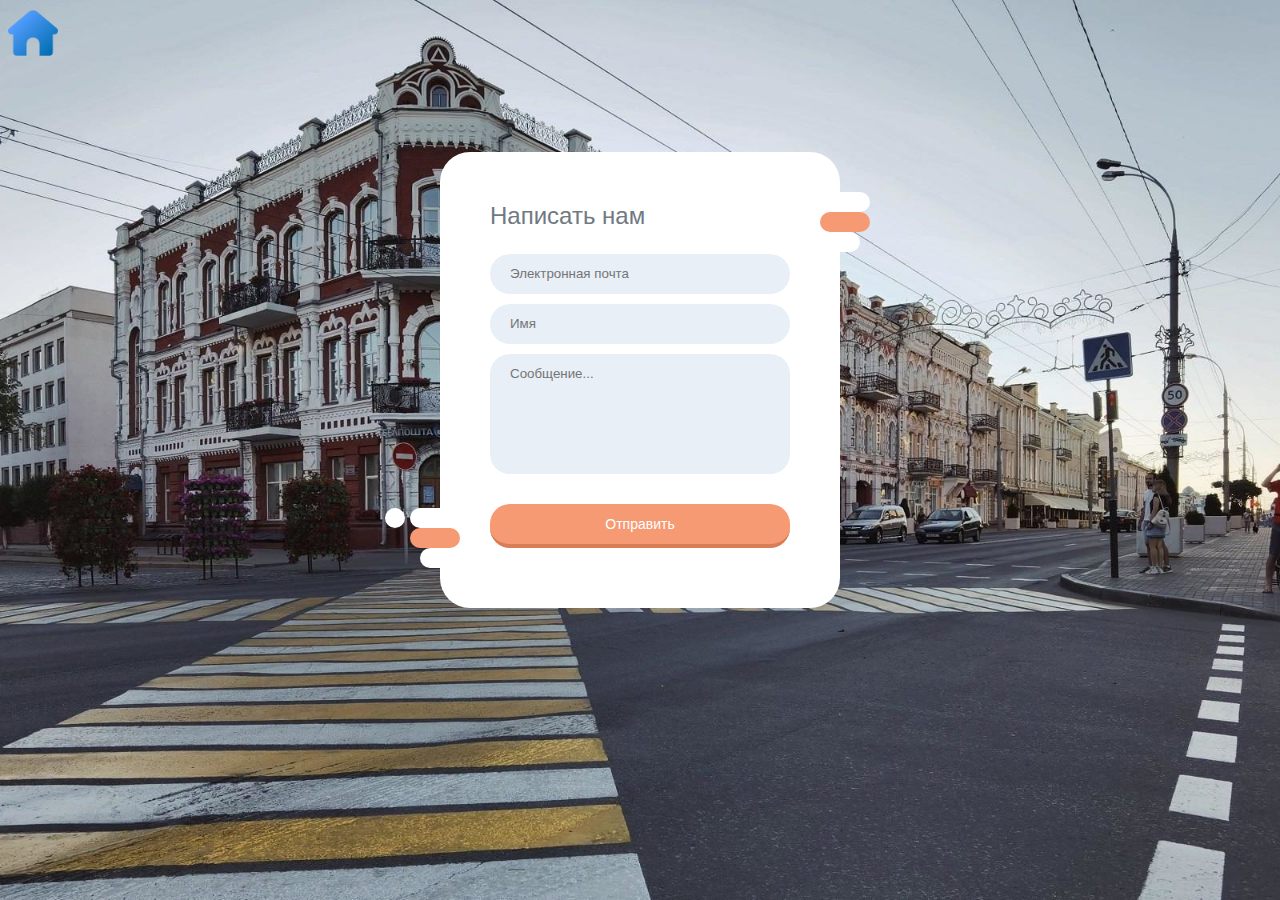
<file: Reviews/index.html>
<!DOCTYPE html>
<html lang="en">
<head>
    <meta charset="UTF-8">
    <meta http-equiv="X-UA-Compatible" content="IE=edge">
    <meta name="viewport" content="width=device-width, initial-scale=1.0">
    <link rel="stylesheet" href="./css/style.css">
    <link rel="shortcut icon" href="../img/image-removebg.png" type="image/x-icon">
    <title>Gomel region</title>
</head>
<body>
    <a href="/index.html">
        <img src="./img/1.png" alt="" class="home-img">
    </a>
    <form class="decor cta" method="post" action="https://sheetdb.io/api/v1/mqfj1deiecrku" id="sheetdb" >
        <div class="form-left-decoration"></div>
            <div class="form-right-decoration"></div>
                <div class="circle"></div>
                    <div class="form-inner">
                        <h3>Написать нам</h3>
                        <input type="email" placeholder="Электронная почта" name="data[email]" id="name" required autocomplete="off">
                        <input type="text" placeholder="Имя"name="data[name]" id="email" required autocomplete="off">
                        <textarea placeholder="Сообщение..." rows="3" name="data[message]" id="message"></textarea>
                        <input type="submit" value="Отправить" style="cursor: pointer;">
        </div>
    </form>
    <script>
        const nameInput = document.getElementById('name');
        const emailInput = document.getElementById('email');
        const messageInput = document.getElementById('message');
        var form = document.getElementById('sheetdb');
        form.addEventListener("submit",e=>{
            e.preventDefault();
            fetch(form.action,{
                method: "POST",
                body: new FormData(document.getElementById("sheetdb")),
            }).then(
                    response =>response.json(),
                    nameInput.value = "",
                    emailInput.value = "",
                    messageInput.value = "",
                    alert("Данные отправлены. Благодарим за обратную свзяь!")
                );
                
            });
    </script>
</body>
</html>
</file>
<file: css/style.css>
*{
    margin: 0;
    padding: 0;
    box-sizing: border-box;
}

.first-screen {
  display: flex;
  flex-wrap: wrap;
}

.first-screen__col {
  width: 50%;
  height: 100vh;
}

.first-screen__col:first-child {
  background-color: #A8D1E7;
}

/* .first-screen__col:last-child {
  background-color: green;
} */

.first-screen__col1 {
  height: 50vh;
}


.first-screen__col1:first-child {
  background-color: #F76C6C;
  cursor: pointer;
  transition: 1s all;
}
.first-screen__col1:first-child:hover{
  opacity: 80%;
}

.first-screen__col1:last-child {
  background-color: #24305E;
  cursor: pointer;
  transition: 1s all;
}
.first-screen__col1:last-child:hover{
  opacity: 80%;
}

.logotype{
  padding: 10px 25px 10px;
}
.text-logotype{
  font-family: 'Montserrat Alternates';
  font-style: normal;
  font-weight: 400;
  font-size: 18px;
  line-height: 22px;
  color: #000000;
  width: 631px;
  margin-left: 10%;
  margin-top: -6%; 
}
.img-gerb{
  width: 202px;
  height: 255px;
  margin-left: 35%;
  margin-top: 4%;
  filter: drop-shadow(0px 10px 5px rgba(0, 0, 0, 0.25));
}
.img-bg{
  position: absolute;
  /* margin-top: -21%; */
  z-index: 999;
  bottom: 0%;
  left: 1%;
}
p{
  font-family: 'Montserrat Alternates';
  font-style: normal;
  font-weight: 700;
  line-height: 65px;
  color: #1E1E1E;
}
.text-title{
  position: absolute;
  width: 540px;
  height: 131px;
  left: 6%;
  /* margin-top: 55%; */
  z-index: 999;
  bottom: 40%;
  font-size: 55px;
}
.text-obl{
  position: absolute;
  font-size: 20px;
  z-index: 999;
  bottom: 34%;
  left: 6%;
}
.img-map{
  width: 369px;
  height: 205px;
  margin-left: 25%;
  margin-top: 5%;
  filter: drop-shadow(14px 14px 5px rgba(0, 0, 0, 0.6));
}
.title-map{
  color: #FFFFFF;
  font-size: 45px;
  margin-left: 5%;
  margin-top: -2%;
}
.txt-map{
  color: #FFFFFF;
  font-size: 20px;
  font-weight:100;
  margin-left: 5%;
  margin-top: -3%;
}
.text-map-href{
  color: rgba(0, 0, 0, 0.38);
  font-weight: 400;
  font-size: 20px;
  text-align: center;
  margin-top: -2%;
}
.img-search{
  width: 225px;
  height: 225px;
  margin-left: 35%;
  margin-top: 3%;
}
.block-reviews{
  width: 100%;
  height: 80px;
  background: rgb(168,209,231);
  background: linear-gradient(90deg, rgba(36,48,94,1) 0%, rgba(247,108,108,1) 35%, rgba(36,48,94,1) 100%);
  cursor: pointer;
}
.text-reviews{
  text-align: center;
  color: #FFFFFF;
  font-size: 29px;
  transition: 1.5s all; 
}
.text-reviews:hover{
  font-size: 31px;
  
}


@media (max-width: 900px) {
  .first-screen__col {
    width: 100%;
    min-height: 20vh;
  }

  .first-screen__col1 {
    min-height: 50vh;
  }
  .logotype{
    width: 50px;
    height: 50px;
  }
  .text-logotype{
    width: 300px;
  }
  .text-logotype{
    font-size: 15px;
    margin-left: 15%;
    margin-top: -12%;
  }
  .img-gerb{
    margin-left: 23%;
  }
  .img-bg{
    margin-top: -62%;
  }
  .text-title{
    width: 350px;
    /* margin-left: -1%; */
    margin-bottom: -50px;
    font-size: 35px;
    line-height: 43px;
  }
  .text-obl{
    margin-bottom: -20px;
    /* margin-left: -1%; */
    text-align: center;
  }
  .img-map{
    width: 269px;
    height: 155px;
    margin-left: 12%;
    margin-top: 5%;
  }
  .title-map{
    color: #FFFFFF;
    font-size: 23px;
  }
  .txt-map{
    font-size: 15px;
    font-weight:100;
    margin-left: 5%;
    margin-top: -10%;
  }
  .text-map-href{
    font-size: 15px;
    text-align: center;
    margin-top: 0%;
  }
  .img-search{
    width: 205px;
    height: 205px;
    margin-left: 20%;
    margin-top: 5%;
  }
  .img-bg{
    width: 100%;
    margin-top: 15%;
  }
  .text-reviews{
    font-size: 20px;
  }
  .text-reviews:hover{
    font-size: 24px;
  }
  
}
</file>
<file: Information/css/style.css>
*{
    margin: 0 auto;
    padding: 0;
}
body{
    background-color: #49578A;;
}
.wrapper{
    display: flex;
    justify-content: center;
    align-items: center;
    box-sizing: border-box;
}
.burger-menu{
    /* position: absolute; */
    width: 80px;
    height: 80px;
    margin-right: 1100px;
    margin-top: 50px;
    cursor: pointer;
}
.notice{
    position: absolute;
    width: 470px;
    height: 125px;
    left: 250px;
    top: 29px;
}
.preview{
    position: absolute;
    width: 290.76px;
    height: 257.21px;
    left: 300px;
    top: 139px;
    transform: rotate(25deg);
}
.carta{
    position: absolute;
    width: 916px;
    height: 686px;
    left: 505px;
    top: 71px;   
    cursor: pointer;
    transition: 1s all; 
}
.carta:hover{
    transform: scale(1.04);
}
.interes-fact{
    position: absolute;
    width: 360px;
    height: 96px;
    left: 61px;
    top: 476px;
    cursor: pointer;
    transition: 1s all;
}
.interes-fact:hover{
    transform: scale(1.02);
}
.text-glav{
    position: absolute;
    width: 1061px;
    height: 151px;
    left: 61px;
    top: 803px;
    
    font-family: 'Montserrat Alternates';
    font-style: normal;
    font-weight: 700;
    font-size: 60px;
    line-height: 78px;
    
    color: #FFFFFF;
}

/* Block 1 */
.text-dost{
    position: absolute;
    width: 1231px;
    height: 84px;
    left: 31px;
    top: 1014px;
    
    font-family: 'Montserrat Alternates';
    font-style: normal;
    font-weight: 400;
    font-size: 32px;
    line-height: 44px;
    
    color: #FFFFFF;
}
.text-name{
    position: absolute;
    width: 1370px;
    height: 121px;
    left: 31px;
    top: 1127px;
    
    font-family: 'Montserrat Alternates';
    font-style: normal;
    font-weight: 700;
    font-size: 61px;
    line-height: 79px;
    
    color: #FFFFFF;
    
}
.gorod{   
    position: absolute;
    width: 567px;
    height: 79px;
    left: 221px;
    top: 1224px;
    font-family: 'Montserrat Alternates';
    font-style: normal;
    font-weight: 700;
    font-size: 71px;
    line-height: 91px;
    color: #F4EC16;
}

.text-content{
    position: absolute;
    width: 682px;
    height: 303px;
    left: 31px;
    top: 1332px;
    
    font-family: 'Montserrat Alternates';
    font-style: normal;
    font-weight: 500;
    font-size: 30px;
    line-height: 37px;
    text-align: justify;
    
    color: #FFFFFF;
}
.line{
    position: absolute;
    top: 1320px;
    right: 1000px;
}
.img-city{
    position: absolute;
    width: 663px;
    height: 471px;
    left: 756px;
    top: 1332px;
    border-radius: 32px;
}
.text-content2{
    position: absolute;
    width: 709px;
    height: 78px;
    left: 47px;
    top: 1729px;
    
    font-family: 'Montserrat Alternates';
    font-style: normal;
    font-weight: 500;
    font-size: 32px;
    line-height: 39px;
    
    color: #FFFFFF;
}
.btn1{
    position: absolute;
    width: 297px;
    height: 71px;
    left: 18px;
    top: 1849px;
    
    background: #D9D9D9;
    border-radius: 5px;
    cursor: pointer;
    transition: 1s all;
}
.btn1:hover{
    transform: scale(1.05);
}
.text-btn{
    position: absolute;
    width: 479px;
    height: 41px;
    left: 25px;
    top: 15px;    
    font-family: 'Montserrat Alternates';
    font-style: normal;
    font-weight: 700;
    font-size: 36px;
    line-height: 44px;
    
    color: #000000;
}
.btn2{
    position: absolute;
    width: 436px;
    height: 71px;
    left: 397px;
    top: 1849px;
    
    background: #E2DF99;
    border-radius: 6px;
    cursor: pointer;
    transition: 1s all;
}
.btn2:hover{
    transform: scale(1.05);
}
.player{
    position: absolute;
    width: 161px;
    height: 161px;
    left: 1227px;
    top: 1823px;
}

/* Block 2 */
.block-dost2{
    position: absolute;
    left: 0;
    top: 1050px;
}
/* Block 3 */
.block-dost3{
    position: absolute;
    left: 0;
    top: 2100px;
}
/* Block 4 */
.block-dost4{
    position: absolute;
    left: 0;
    top: 3100px;
}
/* Block 5 */
.block-dost5{
    position: absolute;
    left: 0;
    top: 4100px;
}
/* Block 6 */
.block-dost6{
    position: absolute;
    left: 0;
    top: 5100px;
}
.block-dost7{
    position: absolute;
    left: 0;
    top: 6100px;
}
.gorod{
    width: 1000px;
}
/* Block 8 */
.block-dost8{
    position: absolute;
    left: 0;
    top: 7100px;
}
.gorod{
    width: 1200px;
}
/* Block 9 */
.block-dost9{
    position: absolute;
    left: 0;
    top: 8100px;
}
/* Block 10 */
.block-dost10{
    position:absolute;
    left: 0;
    top: 9100px;
}
/* Block 11 */
.block-dost11{
    position:absolute;
    left: 0;
    top: 10100px;
}
/* Block 12 */
.block-dost12{
    position:absolute;
    left: 0;
    top: 11100px;
}
/* Block 13 */
.block-dost13{
    position:absolute;
    left: 0;
    top: 12100px;
}
/* Block 14 */
.block-dost14{
    position:absolute;
    left: 0;
    top: 13100px;
}
/* Block 15 */
.block-dost15{
    position:absolute;
    left: 0;
    top: 14100px;
}
/* Block 16 */
.block-dost16{
    position:absolute;
    left: 0;
    top: 15100px;
}
.block-dost17{
    position:absolute;
    left: 0;
    top: 15100px;
}
.block-modal{
    position: relative;
    width: 900px;
    height: 660px;
    background-color: #FFCBCB;
    box-shadow: 0px 0px 1px 1px black;
    border-radius: 10px;
    top: 50px;
    left: 0px;
    display: none;
    margin-left: -1100px;
}
.active{
    display: block;
}
.close-modal{
    position: absolute;
    width: 41px;
    height: 41px;
    left: 840px;
    top: 15px;
    cursor: pointer;
    transition: 0.5s all;
}
.close-modal:hover{
    transform: scale(1.07);
}
.text-modal{
    position: absolute;
    width: 711px;
    height: 43px;
    left: 123px;
    top: 24px;
    
    font-family: 'Montserrat Alternates';
    font-style: normal;
    font-weight: 600;
    font-size: 30px;
    line-height: 49px;
    
    color: #000000;
}
.critical{
    position: absolute;
    width: 157px;
    height: 157px;
    left: 375px;
    top: 104px;
}
.content-modal{
    position: absolute;
    width: 850px;
    height: 87px;
    right: 25px;
    top: 276px;
    
    font-family: 'Montserrat Alternates';
    font-style: normal;
    font-weight: 500;
    font-size: 25px;
    line-height: 37px;
    text-align: center;
    
    color: #000000;
}
iframe{
    margin-top: 400px;
    margin-left: 30%;
    border-radius: 15px;
}
.block-burger{
    position: absolute;
    background-color: #1B1E28;
    width: 379px;
    height: 727px;
    border-radius: 11px;
    right: 74.1%;
    bottom: 15px;
    display: none;
}
.close-modal2{
    position: absolute;
    width: 41px;
    left: 85%;
    height: 41px;
    top: 10px;
    cursor: pointer;
    transition: 0.5s all;
}
.close-modal2:hover{
    transform: scale(1.07);
}
.button{
    cursor: pointer;
    position: absolute;
    width: 333.92px;
    height: 57.13px;
    left: 16.27px;
    top: 60px;
    font-family: 'Montserrat Alternates';
    font-style: normal;
    font-weight: 900;
    font-size: 20px;
    line-height: 30px;
    border-radius: 5px;
    outline: none;
    color: #000000;
    transition: 0.5s all;
}
.button:hover{
    transform: scale(1.05);
}
.button2{
    margin-top: 70px;
}
.button3{
    margin-top: 140px;
}
.button4{
    margin-top: 210px;
}
.button5{
    margin-top: 280px;
}
.button6{
    margin-top: 350px;
}
.button7{
    margin-top: 420px;
}
.button8{
    margin-top: 420px;
    width: 154.9px;
    height: 53.33px;
    left: 15px;
}
.button9{
    margin-top: 420px;
    width: 154.9px;
    height: 53.33px;
    left: 192px;
}
.button10{
    margin-top: 560px;
    width: 154.9px;
    height: 53.33px;
    left: 15px;
}
.button11{
    margin-top: 560px;
    width: 154.9px;
    height: 53.33px;
    left: 192px;
}
.active2{
    display: block;
    transition: 3s all;
}
@media (max-width:900px) {
    .block-modal{
        left: 300px;
    }
    .burger-menu{
        right: 250px;
    }
    .block-burger{
        left: 10%;
        top: 50px;
    }

}
</file>
<file: Reviews/css/style.css>
* {
    box-sizing: border-box;
 }
 body {
    /* background: #f69a73; */
    background: url('../img/3.jpg') no-repeat center center fixed;
    -webkit-background-size: cover;
    -moz-background-size: cover;
    -o-background-size: cover;
    background-size: cover;
   opacity: 1.5;
 }
 .decor {
    position: relative;
    max-width: 400px;
    margin: 90px auto 0;
    background: white;
    border-radius: 30px;
    transition: 2.5s all;
 }
 .decor:hover{
   transform: scale(1.07);
 }
 .form-left-decoration, .form-right-decoration {
    content: "";
    position: absolute;
    width: 50px;
    height: 20px;
    background: #f69a73;
    border-radius: 20px;
 }
 .form-left-decoration {
    bottom: 60px;
    left: -30px;
 }
 .form-right-decoration {
    top: 60px;
    right: -30px;
 }
 .form-left-decoration:before, .form-left-decoration:after, .form-right-decoration:before, .form-right-decoration:after {
    content: "";
    position: absolute;
    width: 50px;
    height: 20px;
    border-radius: 30px;
    background: white;
 }
 .form-left-decoration:before {
    top: -20px;
 }
 .form-left-decoration:after {
    top: 20px;
    left: 10px;
 }
 .form-right-decoration:before {
    top: -20px;
    right: 0;
 }
 .form-right-decoration:after {
    top: 20px;
    right: 10px;
 }
 .circle {
    position: absolute;
    bottom: 80px;
    left: -55px;
    width: 20px;
    height: 20px;
    border-radius: 50%;
    background: white;
 }
 .form-inner {
    padding: 50px;
 }
 .form-inner input, .form-inner textarea {
    display: block;
    width: 100%;
    padding: 0 20px;
    margin-bottom: 10px;
    background: #E9EFF6;
    line-height: 40px;
    border-width: 0;
    border-radius: 20px;
    font-family: 'Roboto', sans-serif;
 }
 .form-inner input[type="submit"] {
    margin-top: 30px;
    background: #f69a73;
    border-bottom: 4px solid #d87d56;
    color: white;
    font-size: 14px;
 }
 .form-inner textarea {
    resize: none;
 }
 .form-inner h3 {
    margin-top: 0;
    font-family: 'Roboto', sans-serif;
    font-weight: 500;
    font-size: 24px;
    color: #707981;
 }
 .home-img{
   width: 50px;
   height: 50px;
   transition: 1s all;
 }
 .home-img:hover{
   transform: scale(1.1);
 }
</file>
